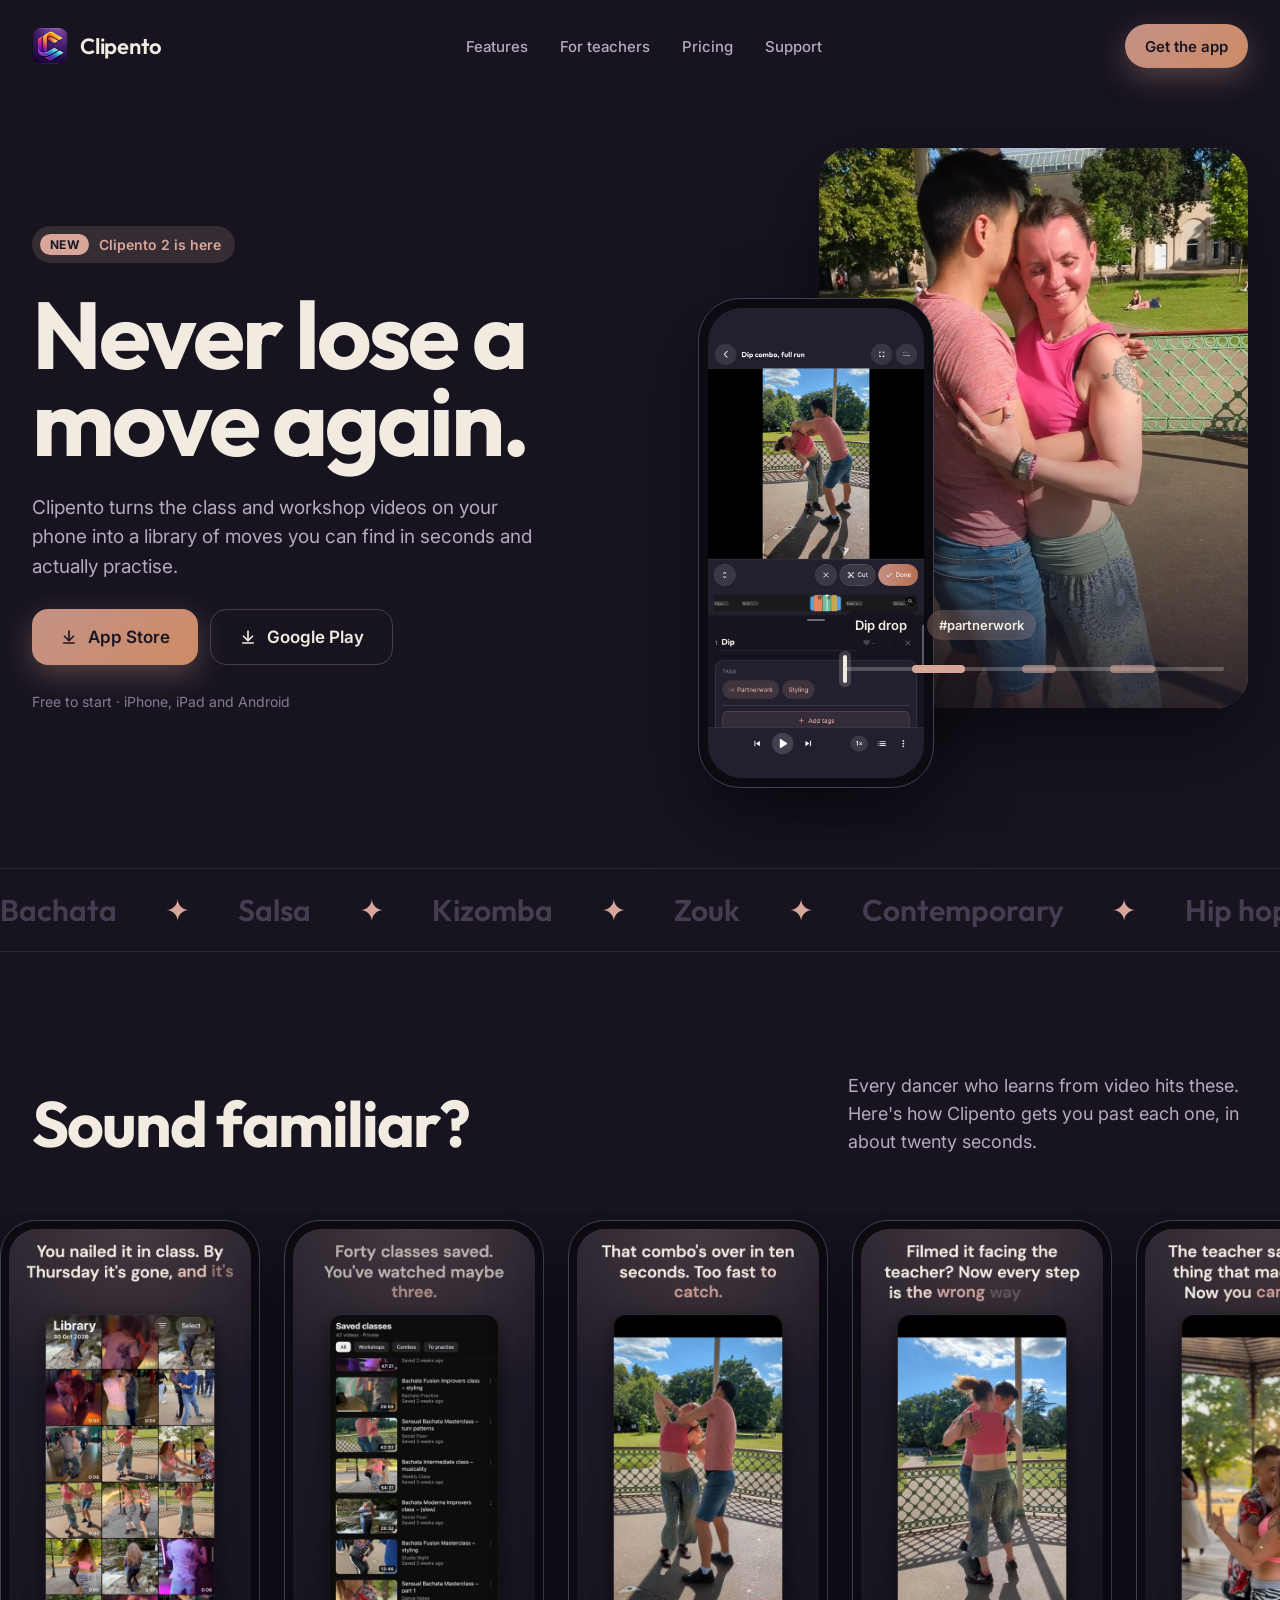
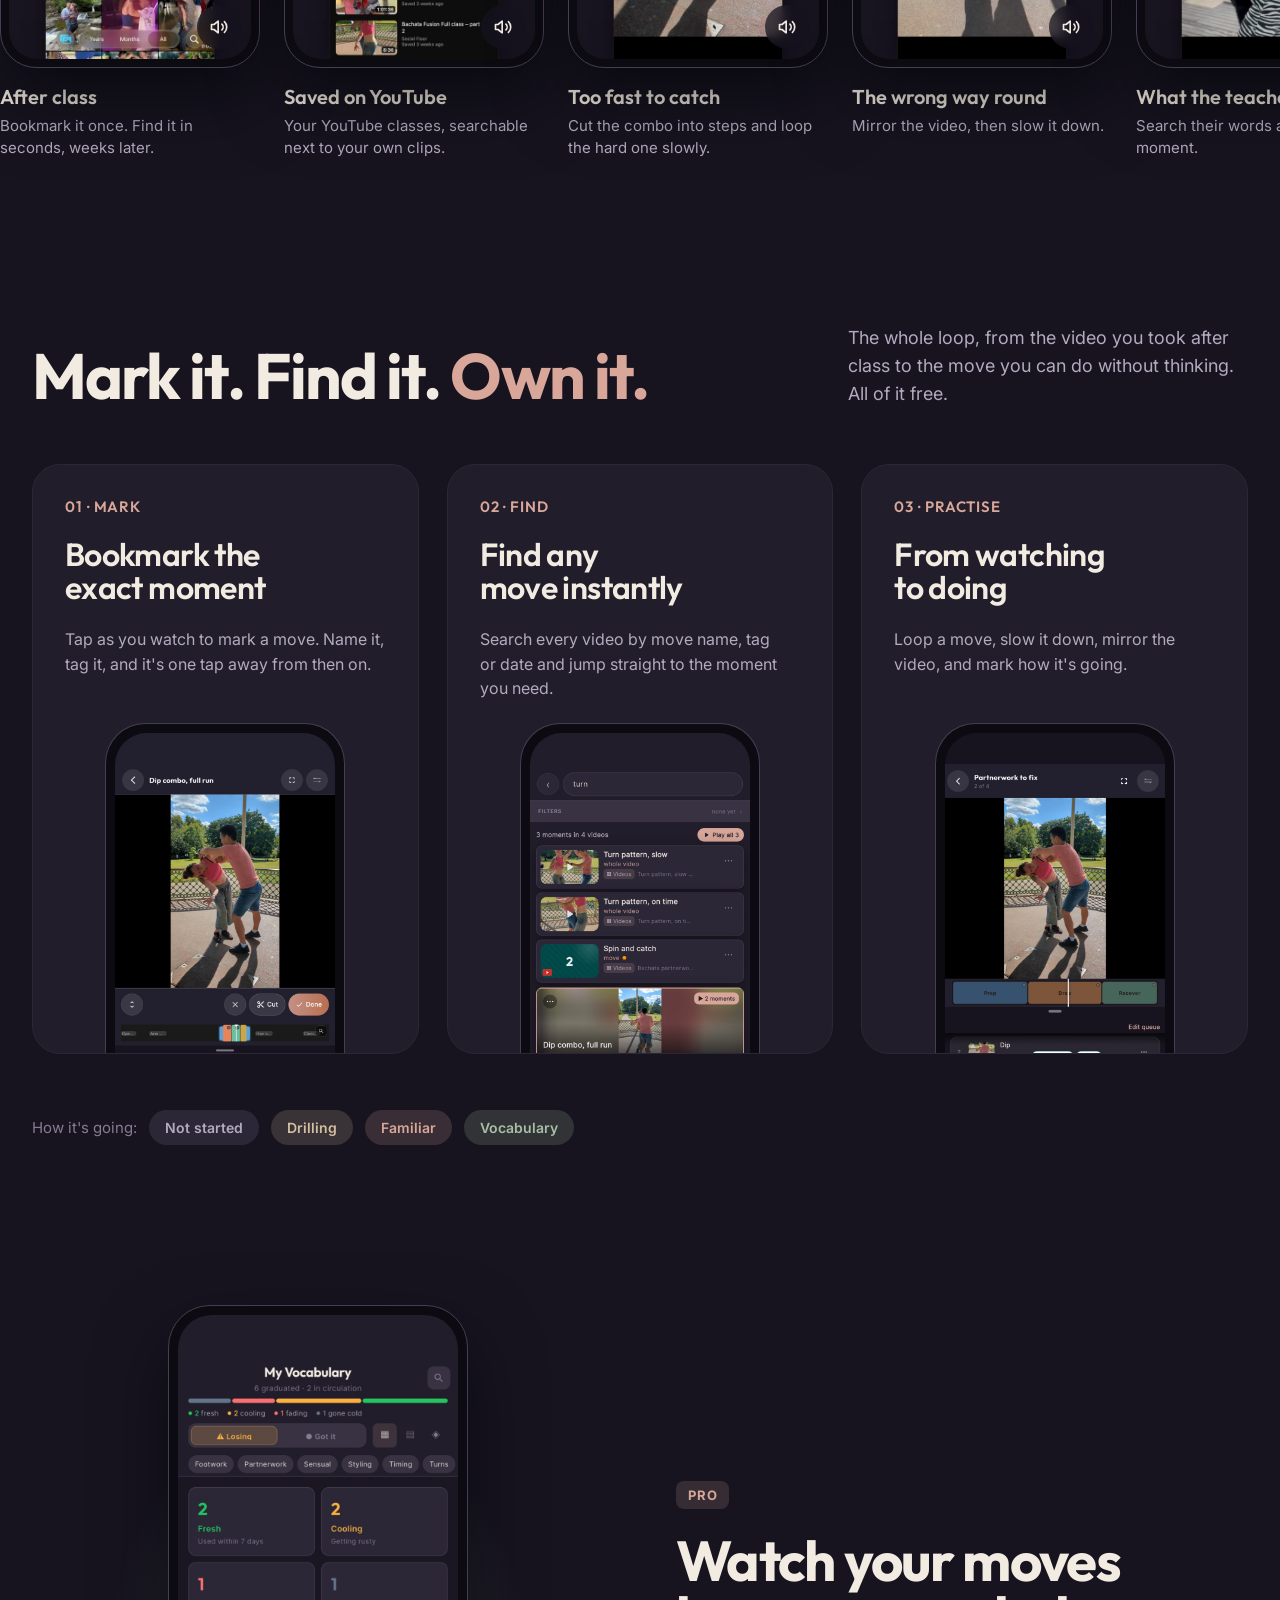
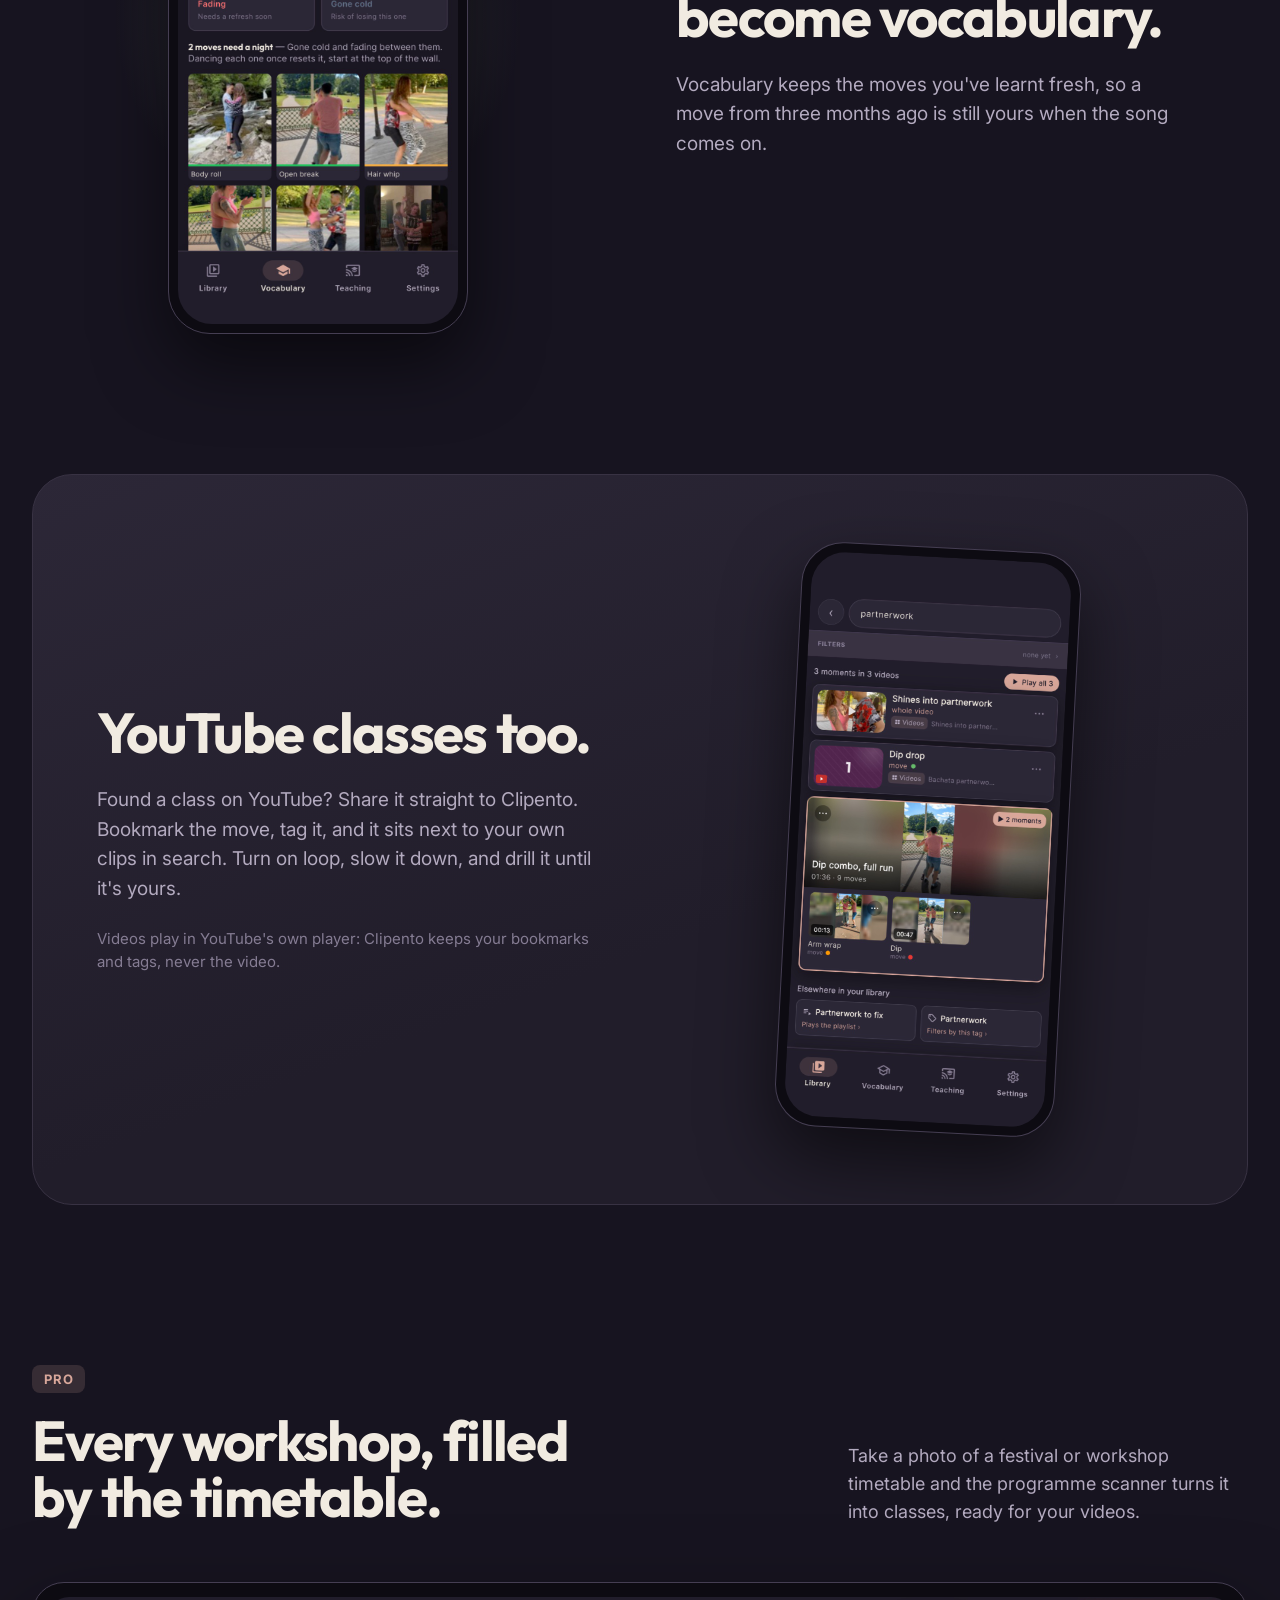
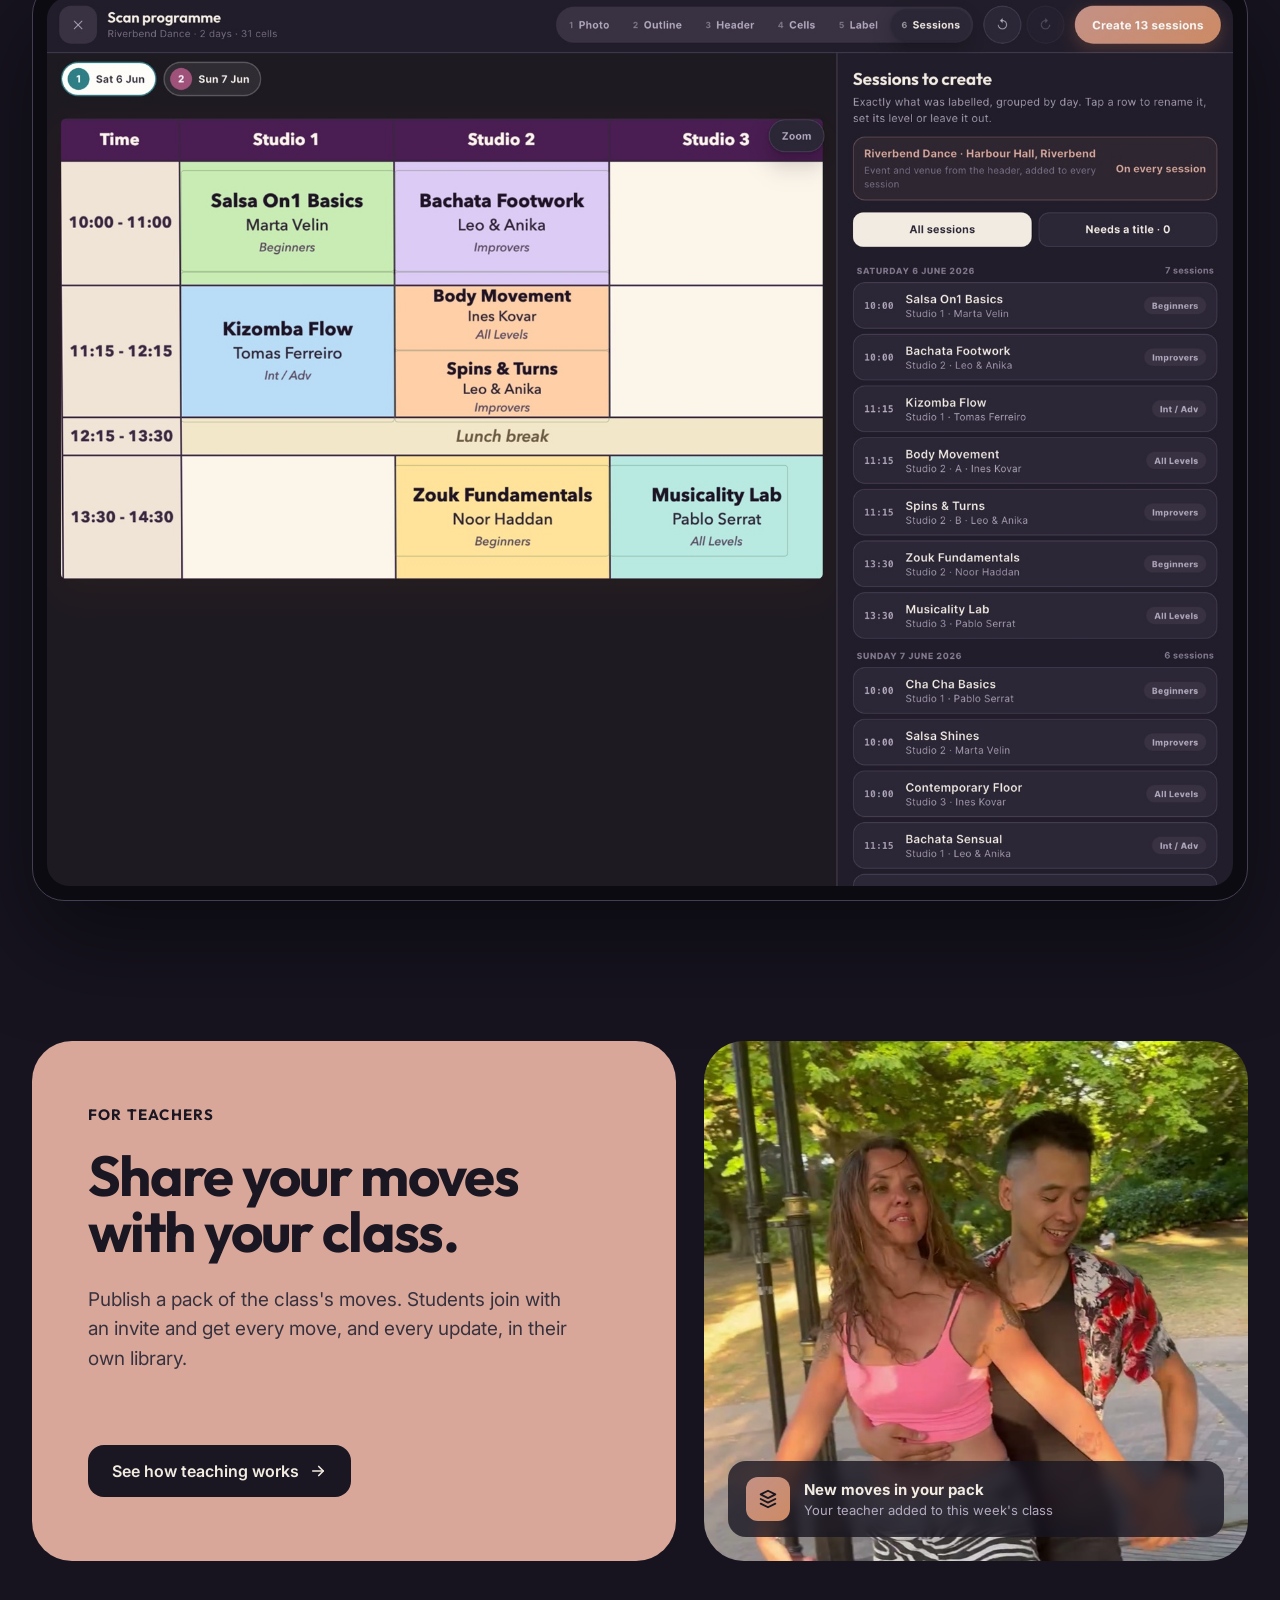
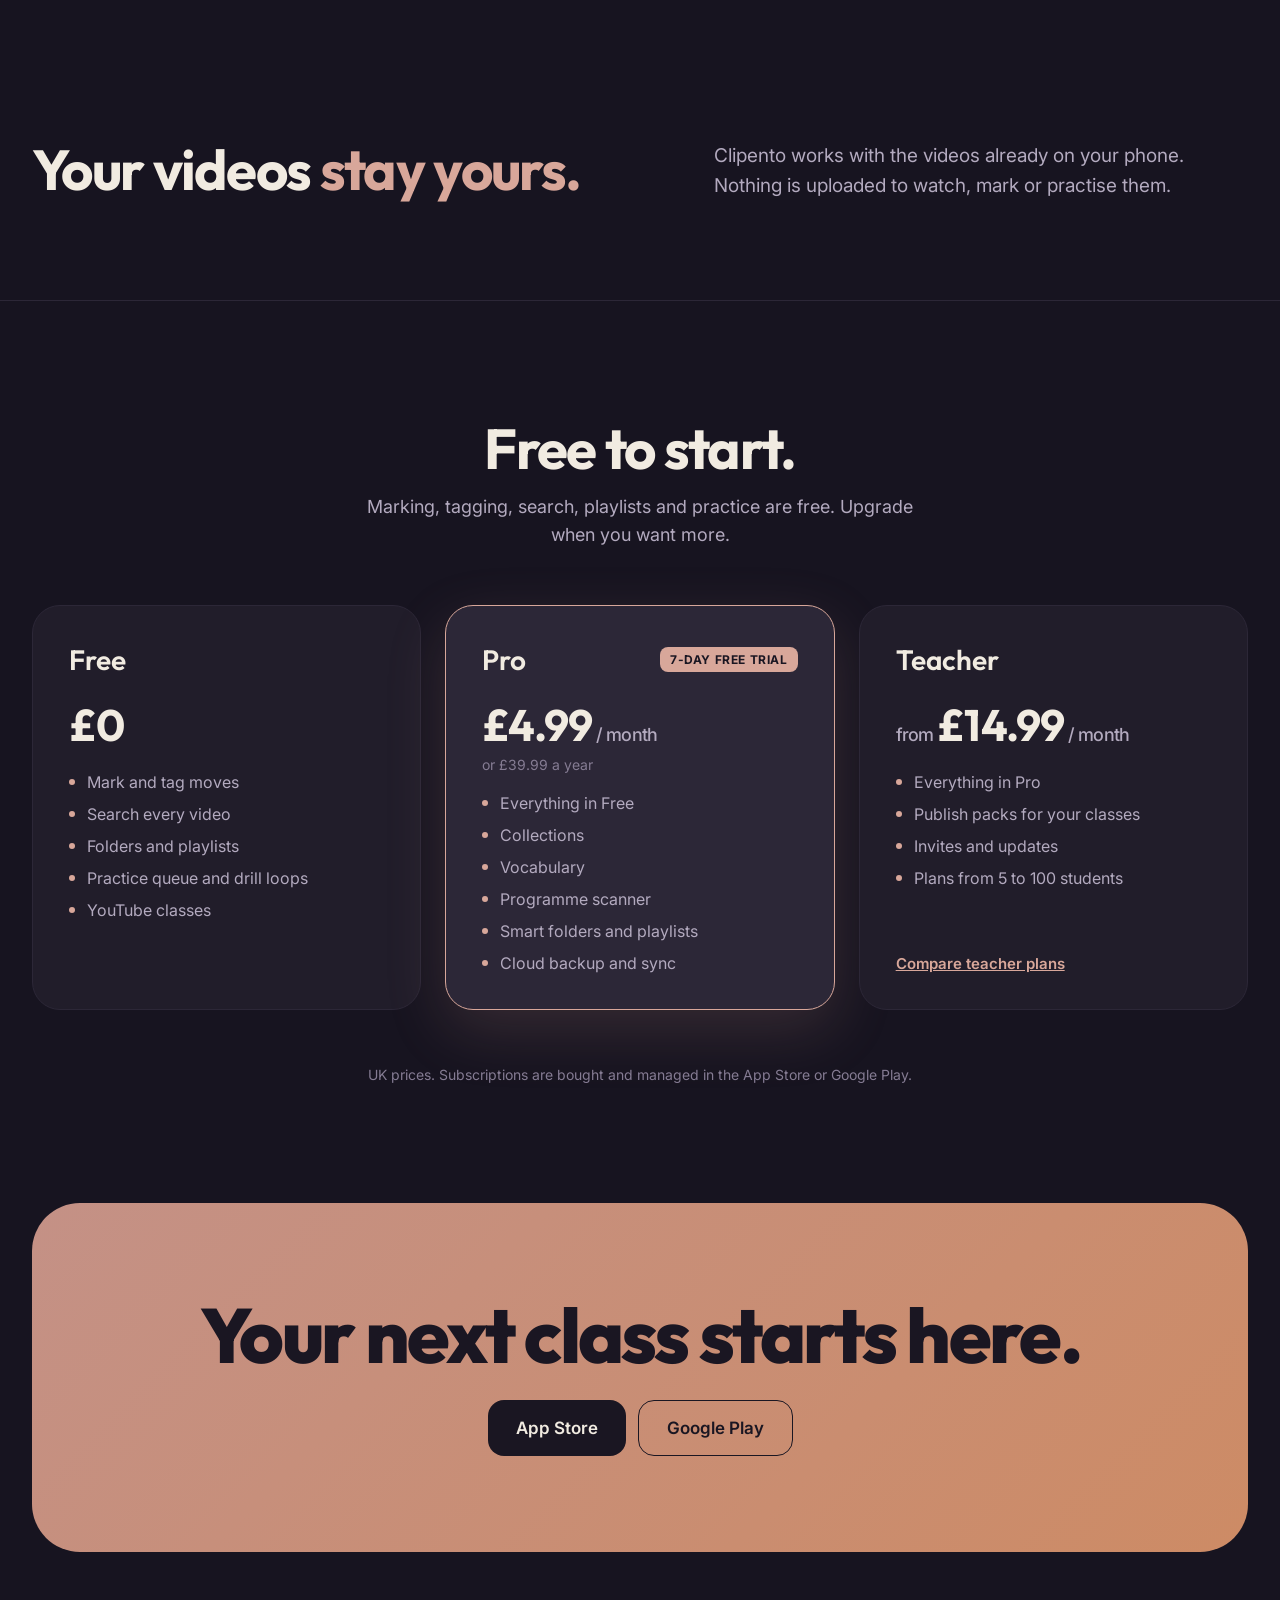
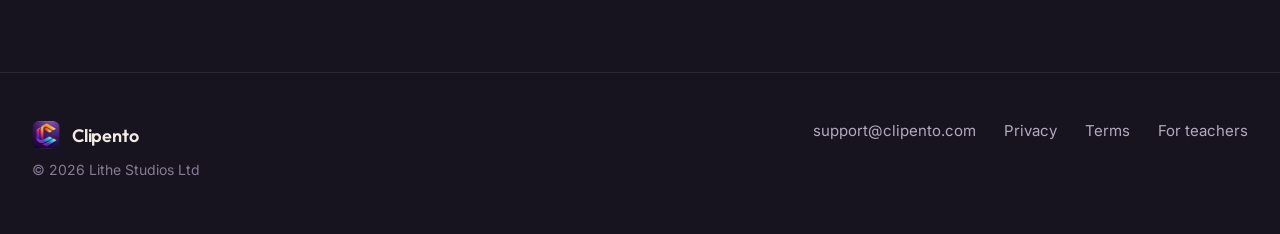
<file: index.html>
<!DOCTYPE html>
<html lang="en">
<head>
  <meta name="google-site-verification" content="Oj9gaBNKrY78zgcw0lTIysSrnZ11tict_sjWLkUXZAQ" />
  <meta charset="UTF-8" />
  <meta name="viewport" content="width=device-width, initial-scale=1.0" />
  <title>Clipento: never lose a move again</title>
  <meta name="description" content="Clipento turns the class and workshop videos on your phone into a library of moves you can find in seconds and actually practise. Free to start." />
  <meta name="theme-color" content="#171420" />
  <meta property="og:title" content="Clipento: never lose a move again" />
  <meta property="og:description" content="Mark, find and practise the moves in your dance class videos. Free to start." />
  <meta property="og:image" content="https://clipento.com/images/v2/photo_smile.jpg" />
  <meta property="og:url" content="https://clipento.com/" />
  <link rel="preconnect" href="https://fonts.googleapis.com" />
  <link rel="preconnect" href="https://fonts.gstatic.com" crossorigin />
  <link href="https://fonts.googleapis.com/css2?family=Outfit:wght@500;600;700;800&family=Inter:wght@400;500;600&display=swap" rel="stylesheet" />
  <link rel="stylesheet" href="/assets/site.css" />
  <link rel="icon" href="/images/v2/icon.png" type="image/png" />
  <script src="/assets/site.js" defer></script>
</head>
<body data-page="home">
<a class="skip" href="#main">Skip to content</a>

<header class="site-header">
  <a class="brand" href="/"><img src="/images/v2/icon.png" alt="" /><span>Clipento</span></a>
  <nav class="nav" aria-label="Main">
    <a href="#features">Features</a>
    <a href="/teachers/">For teachers</a>
    <a href="#pricing">Pricing</a>
    <a href="#support">Support</a>
  </nav>
  <a class="btn btn-primary btn-pill" href="#get">Get the app</a>
</header>

<main id="main">
  <section class="wrap hero" aria-labelledby="hero-title">
    <div class="hero-copy">
      <p class="badge-new"><b>NEW</b>Clipento 2 is here</p>
      <h1 id="hero-title" class="h-hero">Never lose a move again.</h1>
      <p class="lede" style="max-width: 540px">Clipento turns the class and workshop videos on your phone into a library of moves you can find in seconds and actually practise.</p>
      <div id="get" class="btn-row">
        <a class="btn btn-primary btn-lg" href="https://apps.apple.com/gb/app/clipento-dance-video-notes/id6736587051">
          <svg aria-hidden="true" width="18" height="18" viewBox="0 0 24 24" fill="none" stroke="currentColor" stroke-width="2.2" stroke-linecap="round" stroke-linejoin="round"><path d="M12 4v12"/><path d="M6 11l6 6 6-6"/><path d="M5 20h14"/></svg>
          App Store</a>
        <a class="btn btn-ghost btn-lg" href="https://play.google.com/store/apps/details?id=com.hng.markit">
          <svg aria-hidden="true" width="18" height="18" viewBox="0 0 24 24" fill="none" stroke="currentColor" stroke-width="2.2" stroke-linecap="round" stroke-linejoin="round"><path d="M12 4v12"/><path d="M6 11l6 6 6-6"/><path d="M5 20h14"/></svg>
          Google Play</a>
      </div>
      <p class="faint" style="font-size: 14px">Free to start · iPhone, iPad and Android</p>
    </div>
    <div class="hero-art">
      <div class="hero-photo">
        <img src="/images/v2/photo_smile.jpg" alt="Two dancers smiling in a close embrace at an outdoor bandstand" fetchpriority="high" />
        <div class="hero-overlay">
          <div class="hero-tags"><span>Dip drop</span><span>#partnerwork</span></div>
          <div class="timeline" aria-hidden="true">
            <i class="track"></i>
            <i style="left: 18%; width: 14%; background: var(--accent)"></i>
            <i style="left: 47%; width: 9%"></i>
            <i style="left: 70%; width: 12%"></i>
            <i class="head"></i>
          </div>
        </div>
      </div>
      <div class="phone hero-phone">
        <img src="/images/v2/phone_bookmark.jpg" alt="Clipento's bookmark editor with a move named Dip on the timeline" />
      </div>
    </div>
  </section>

  <div class="ticker" aria-hidden="true">
    <div class="ticker-row">
      <span>Bachata</span><span class="star">✦</span><span>Salsa</span><span class="star">✦</span><span>Kizomba</span><span class="star">✦</span><span>Zouk</span><span class="star">✦</span><span>Contemporary</span><span class="star">✦</span><span>Hip hop</span><span class="star">✦</span><span>Workshops</span><span class="star">✦</span><span>Festivals</span><span class="star">✦</span>
      <span>Bachata</span><span class="star">✦</span><span>Salsa</span><span class="star">✦</span><span>Kizomba</span><span class="star">✦</span><span>Zouk</span><span class="star">✦</span><span>Contemporary</span><span class="star">✦</span><span>Hip hop</span><span class="star">✦</span><span>Workshops</span><span class="star">✦</span><span>Festivals</span><span class="star">✦</span>
    </div>
  </div>

  <section class="section" style="padding-bottom: 20px" aria-labelledby="pain-title">
    <div class="wrap section-head" style="width: 100%">
      <h2 id="pain-title" class="h-xl">Sound familiar?</h2>
      <p>Every dancer who learns from video hits these. Here's how Clipento gets you past each one, in about twenty seconds.</p>
    </div>
    <div class="pain-scroll">
      <div class="pain-row">
        <figure class="pain">
          <div class="phone sound"><video data-loop muted loop playsinline preload="metadata" poster="/images/v2/poster_after_class.jpg" src="/video/pain_after_class.mp4" aria-label="After class: finding a move from weeks of class videos"></video><button class="sound-btn" type="button" aria-pressed="false" aria-label="Play with sound"><svg aria-hidden="true" width="20" height="20" viewBox="0 0 24 24" fill="none" stroke="currentColor" stroke-width="2" stroke-linecap="round" stroke-linejoin="round"><path d="M11 5L6 9H3v6h3l5 4z"/><path d="M15.5 8.5a5 5 0 010 7"/><path d="M18.5 5.5a9 9 0 010 13"/></svg></button></div>
          <figcaption><b>After class</b><span>Bookmark it once. Find it in seconds, weeks later.</span></figcaption>
        </figure>
        <figure class="pain">
          <div class="phone sound"><video data-loop muted loop playsinline preload="metadata" poster="/images/v2/poster_youtube.jpg" src="/video/pain_youtube.mp4" aria-label="Forty YouTube classes saved and no idea which has the turn"></video><button class="sound-btn" type="button" aria-pressed="false" aria-label="Play with sound"><svg aria-hidden="true" width="20" height="20" viewBox="0 0 24 24" fill="none" stroke="currentColor" stroke-width="2" stroke-linecap="round" stroke-linejoin="round"><path d="M11 5L6 9H3v6h3l5 4z"/><path d="M15.5 8.5a5 5 0 010 7"/><path d="M18.5 5.5a9 9 0 010 13"/></svg></button></div>
          <figcaption><b>Saved on YouTube</b><span>Your YouTube classes, searchable next to your own clips.</span></figcaption>
        </figure>
        <figure class="pain">
          <div class="phone sound"><video data-loop muted loop playsinline preload="metadata" poster="/images/v2/poster_break_it_down.jpg" src="/video/pain_break_it_down.mp4" aria-label="A fast combo broken into steps and looped slowly"></video><button class="sound-btn" type="button" aria-pressed="false" aria-label="Play with sound"><svg aria-hidden="true" width="20" height="20" viewBox="0 0 24 24" fill="none" stroke="currentColor" stroke-width="2" stroke-linecap="round" stroke-linejoin="round"><path d="M11 5L6 9H3v6h3l5 4z"/><path d="M15.5 8.5a5 5 0 010 7"/><path d="M18.5 5.5a9 9 0 010 13"/></svg></button></div>
          <figcaption><b>Too fast to catch</b><span>Cut the combo into steps and loop the hard one slowly.</span></figcaption>
        </figure>
        <figure class="pain">
          <div class="phone sound"><video data-loop muted loop playsinline preload="metadata" poster="/images/v2/poster_mirror.jpg" src="/video/pain_mirror.mp4" aria-label="A demo filmed facing the teacher, mirrored the right way round"></video><button class="sound-btn" type="button" aria-pressed="false" aria-label="Play with sound"><svg aria-hidden="true" width="20" height="20" viewBox="0 0 24 24" fill="none" stroke="currentColor" stroke-width="2" stroke-linecap="round" stroke-linejoin="round"><path d="M11 5L6 9H3v6h3l5 4z"/><path d="M15.5 8.5a5 5 0 010 7"/><path d="M18.5 5.5a9 9 0 010 13"/></svg></button></div>
          <figcaption><b>The wrong way round</b><span>Mirror the video, then slow it down.</span></figcaption>
        </figure>
        <figure class="pain">
          <div class="phone sound"><video data-loop muted loop playsinline preload="metadata" poster="/images/v2/poster_teacher_said.jpg" src="/video/pain_teacher_said.mp4" aria-label="Finding the moment the teacher explained the timing"></video><button class="sound-btn" type="button" aria-pressed="false" aria-label="Play with sound"><svg aria-hidden="true" width="20" height="20" viewBox="0 0 24 24" fill="none" stroke="currentColor" stroke-width="2" stroke-linecap="round" stroke-linejoin="round"><path d="M11 5L6 9H3v6h3l5 4z"/><path d="M15.5 8.5a5 5 0 010 7"/><path d="M18.5 5.5a9 9 0 010 13"/></svg></button></div>
          <figcaption><b>What the teacher said</b><span>Search their words and land on the moment.</span></figcaption>
        </figure>
        <figure class="pain">
          <div class="phone sound"><video data-loop muted loop playsinline preload="metadata" poster="/images/v2/poster_practice_night.jpg" src="/video/pain_practice_night.mp4" aria-label="Planning a practice night from half-remembered moves"></video><button class="sound-btn" type="button" aria-pressed="false" aria-label="Play with sound"><svg aria-hidden="true" width="20" height="20" viewBox="0 0 24 24" fill="none" stroke="currentColor" stroke-width="2" stroke-linecap="round" stroke-linejoin="round"><path d="M11 5L6 9H3v6h3l5 4z"/><path d="M15.5 8.5a5 5 0 010 7"/><path d="M18.5 5.5a9 9 0 010 13"/></svg></button></div>
          <figcaption><b>Practice night</b><span>Pick tonight's moves and run them back to back.</span></figcaption>
        </figure>
      </div>
    </div>
  </section>

  <section id="features" class="wrap section" aria-labelledby="loop-title">
    <div class="section-head">
      <h2 id="loop-title" class="h-xl" style="max-width: 760px">Mark it. Find it. <span class="accent">Own it.</span></h2>
      <p>The whole loop, from the video you took after class to the move you can do without thinking. All of it free.</p>
    </div>
    <div class="cards">
      <article class="card loop">
        <span class="eyebrow">01 · MARK</span>
        <h3>Bookmark the exact moment</h3>
        <p>Tap as you watch to mark a move. Name it, tag it, and it's one tap away from then on.</p>
        <div class="peek"><img src="/images/v2/phone_bookmark.jpg" alt="Marking a move on the timeline" loading="lazy" /></div>
      </article>
      <article class="card loop">
        <span class="eyebrow">02 · FIND</span>
        <h3>Find any move instantly</h3>
        <p>Search every video by move name, tag or date and jump straight to the moment you need.</p>
        <div class="peek"><img src="/images/v2/phone_search.jpg" alt="Search results for a move across videos" loading="lazy" /></div>
      </article>
      <article class="card loop">
        <span class="eyebrow">03 · PRACTISE</span>
        <h3>From watching to doing</h3>
        <p>Loop a move, slow it down, mirror the video, and mark how it's going.</p>
        <div class="peek"><img src="/images/v2/phone_practice.jpg" alt="Practice queue with a move looping" loading="lazy" /></div>
      </article>
    </div>
    <div class="bands">
      <span class="faint" style="padding: 0; font-weight: 400; font-size: 15px">How it's going:</span>
      <span style="background: var(--surface); color: var(--text2)">Not started</span>
      <span style="background: rgba(212,191,160,.18); color: var(--gold)">Drilling</span>
      <span style="background: rgba(216,167,154,.18); color: var(--accent)">Familiar</span>
      <span style="background: rgba(168,191,163,.18); color: var(--ok)">Vocabulary</span>
    </div>
  </section>

  <section class="wrap split" aria-labelledby="vocab-title">
    <div class="glow"><div class="phone"><img src="/images/v2/phone_vocabulary.jpg" alt="The Vocabulary wall of moves you own" loading="lazy" /></div></div>
    <div class="stack">
      <span class="chip-pro">PRO</span>
      <h2 id="vocab-title" class="h-lg">Watch your moves become vocabulary.</h2>
      <p class="lede" style="max-width: 520px">Vocabulary keeps the moves you've learnt fresh, so a move from three months ago is still yours when the song comes on.</p>
    </div>
  </section>

  <section class="wrap" style="padding-top: 40px; padding-bottom: 40px" aria-labelledby="yt-title">
    <div class="band">
      <div class="stack">
        <h2 id="yt-title" class="h-lg">YouTube classes too.</h2>
        <p class="lede" style="max-width: 520px">Found a class on YouTube? Share it straight to Clipento. Bookmark the move, tag it, and it sits next to your own clips in search. Turn on loop, slow it down, and drill it until it's yours.</p>
        <p class="faint" style="max-width: 520px; font-size: 15px; line-height: 1.55">Videos play in YouTube's own player: Clipento keeps your bookmarks and tags, never the video.</p>
      </div>
      <div style="display: flex; justify-content: center"><div class="phone tilt" style="width: 280px"><img src="/images/v2/phone_youtube.jpg" alt="Search showing a YouTube class next to your own clips" loading="lazy" /></div></div>
    </div>
  </section>

  <section class="wrap section" aria-labelledby="prog-title">
    <div class="section-head">
      <div class="stack" style="gap: 20px; max-width: 720px">
        <span class="chip-pro">PRO</span>
        <h2 id="prog-title" class="h-lg">Every workshop, filled by the timetable.</h2>
      </div>
      <p>Take a photo of a festival or workshop timetable and the programme scanner turns it into classes, ready for your videos.</p>
    </div>
    <div class="tablet"><img src="/images/v2/ipad_programme.jpg" alt="A festival programme turned into classes on iPad" loading="lazy" /></div>
  </section>

  <section class="wrap" style="padding-top: 80px; padding-bottom: 80px" aria-labelledby="teach-title">
    <div class="teach">
      <div class="clay">
        <span class="eyebrow">FOR TEACHERS</span>
        <h2 id="teach-title" class="h-lg">Share your moves with your class.</h2>
        <p>Publish a pack of the class's moves. Students join with an invite and get every move, and every update, in their own library.</p>
        <a class="btn btn-ink" href="/teachers/">See how teaching works
          <svg aria-hidden="true" width="18" height="18" viewBox="0 0 24 24" fill="none" stroke="currentColor" stroke-width="2.2" stroke-linecap="round" stroke-linejoin="round"><path d="M5 12h14"/><path d="M13 6l6 6-6 6"/></svg></a>
      </div>
      <div class="photo-card">
        <img src="/images/v2/photo_hold.jpg" alt="Two dancers smiling in a hold under the trees" loading="lazy" />
        <div class="toast">
          <div class="ic"><svg aria-hidden="true" width="22" height="22" viewBox="0 0 24 24" fill="none" stroke="currentColor" stroke-width="2" stroke-linecap="round" stroke-linejoin="round"><path d="M4 7l8-4 8 4-8 4-8-4z"/><path d="M4 12l8 4 8-4"/><path d="M4 17l8 4 8-4"/></svg></div>
          <div><b>New moves in your pack</b><span>Your teacher added to this week's class</span></div>
        </div>
      </div>
    </div>
  </section>

  <section class="wrap split" style="border-bottom: 1px solid var(--surface); justify-content: space-between; gap: 48px" aria-labelledby="yours-title">
    <h2 id="yours-title" class="h-lg" style="flex: 1 1 480px">Your videos <span class="accent">stay yours.</span></h2>
    <p class="lede" style="flex: 1 1 380px">Clipento works with the videos already on your phone. Nothing is uploaded to watch, mark or practise them.</p>
  </section>

  <section class="wrap walk" data-walkthrough aria-labelledby="walk-title">
    <div class="stack" style="gap: 20px">
      <h2 id="walk-title" class="h-lg" style="font-size: clamp(36px, 4vw, 56px)">The full walkthrough</h2>
      <p class="lede" style="font-size: 18px">Nine minutes, twelve real situations. Jump to the one you're in.</p>
      <a class="btn btn-ghost" style="align-self: flex-start" data-t="0" href="#">
        <svg aria-hidden="true" width="16" height="16" viewBox="0 0 24 24" fill="currentColor"><path d="M7 4.5v15l13-7.5z"/></svg>
        Watch from the start · 9:27</a>
    </div>
    <ol class="chapters">
      <li><a data-t="0" href="#"><span>Keep every move</span><time>0:00</time></a></li>
      <li><a data-t="60" href="#"><span>Learn a move from a YouTube class</span><time>1:00</time></a></li>
      <li><a data-t="113" href="#"><span>Plan your practice night</span><time>1:53</time></a></li>
      <li><a data-t="169" href="#"><span>Crack a fast combo</span><time>2:49</time></a></li>
      <li><a data-t="211" href="#"><span>Find what the teacher said</span><time>3:31</time></a></li>
      <li><a data-t="250" href="#"><span>Practise with your partner</span><time>4:10</time></a></li>
      <li><a data-t="294" href="#"><span>Keep your moves from slipping</span><time>4:54</time></a></li>
      <li><a data-t="332" href="#"><span>Your term, class by class</span><time>5:32</time></a></li>
      <li><a data-t="386" href="#"><span>After a festival weekend</span><time>6:26</time></a></li>
      <li><a data-t="441" href="#"><span>Give your class its moves</span><time>7:21</time></a></li>
      <li><a data-t="484" href="#"><span>Got a link from your teacher?</span><time>8:04</time></a></li>
      <li><a data-t="521" href="#"><span>Next week's moves</span><time>8:41</time></a></li>
    </ol>
  </section>

  <section id="pricing" class="wrap section" style="padding-bottom: 120px" aria-labelledby="price-title">
    <div class="stack" style="gap: 16px; align-items: center; text-align: center">
      <h2 id="price-title" class="h-lg">Free to start.</h2>
      <p class="lede" style="max-width: 560px; font-size: 18px">Marking, tagging, search, playlists and practice are free. Upgrade when you want more.</p>
    </div>
    <div class="prices">
      <article class="price">
        <h3>Free</h3>
        <p class="amount">£0</p>
        <ul><li>Mark and tag moves</li><li>Search every video</li><li>Folders and playlists</li><li>Practice queue and drill loops</li><li>YouTube classes</li></ul>
      </article>
      <article class="price featured">
        <div class="price-top"><h3>Pro</h3><span class="trial">7-DAY FREE TRIAL</span></div>
        <div><p class="amount">£4.99<small> / month</small></p><p class="faint" style="font-size: 14px; margin-top: 4px">or £39.99 a year</p></div>
        <ul><li>Everything in Free</li><li>Collections</li><li>Vocabulary</li><li>Programme scanner</li><li>Smart folders and playlists</li><li>Cloud backup and sync</li></ul>
      </article>
      <article class="price">
        <h3>Teacher</h3>
        <p class="amount"><small>from </small>£14.99<small> / month</small></p>
        <ul><li>Everything in Pro</li><li>Publish packs for your classes</li><li>Invites and updates</li><li>Plans from 5 to 100 students</li></ul>
        <a href="/teachers/#plans" style="margin-top: auto; font-weight: 600; font-size: 15px">Compare teacher plans</a>
      </article>
    </div>
    <p class="faint" style="font-size: 14px; text-align: center">UK prices. Subscriptions are bought and managed in the App Store or Google Play.</p>
  </section>

  <section class="wrap" style="padding-bottom: 120px" aria-labelledby="cta-title">
    <div class="cta">
      <h2 id="cta-title" class="h-cta">Your next class starts here.</h2>
      <div class="btn-row" style="justify-content: center">
        <a class="btn btn-ink btn-lg" href="https://apps.apple.com/gb/app/clipento-dance-video-notes/id6736587051">App Store</a>
        <a class="btn btn-ink-ghost btn-lg" href="https://play.google.com/store/apps/details?id=com.hng.markit">Google Play</a>
      </div>
    </div>
  </section>
</main>

<footer id="support" class="site-footer">
  <div class="wrap">
    <div class="stack" style="gap: 12px">
      <a class="brand" href="/" style="min-height: 0"><img src="/images/v2/icon.png" alt="" style="width: 28px; height: 28px; border-radius: 7px" /><span style="font-size: 18px">Clipento</span></a>
      <span class="faint" style="font-size: 14px">© 2026 Lithe Studios Ltd</span>
    </div>
    <nav class="foot-nav" aria-label="Footer">
      <a href="mailto:support@clipento.com">support@clipento.com</a>
      <a href="/legal/#privacy">Privacy</a>
      <a href="/legal/#terms">Terms</a>
      <a href="/teachers/">For teachers</a>
    </nav>
  </div>
</footer>
</body>
</html>
</file>
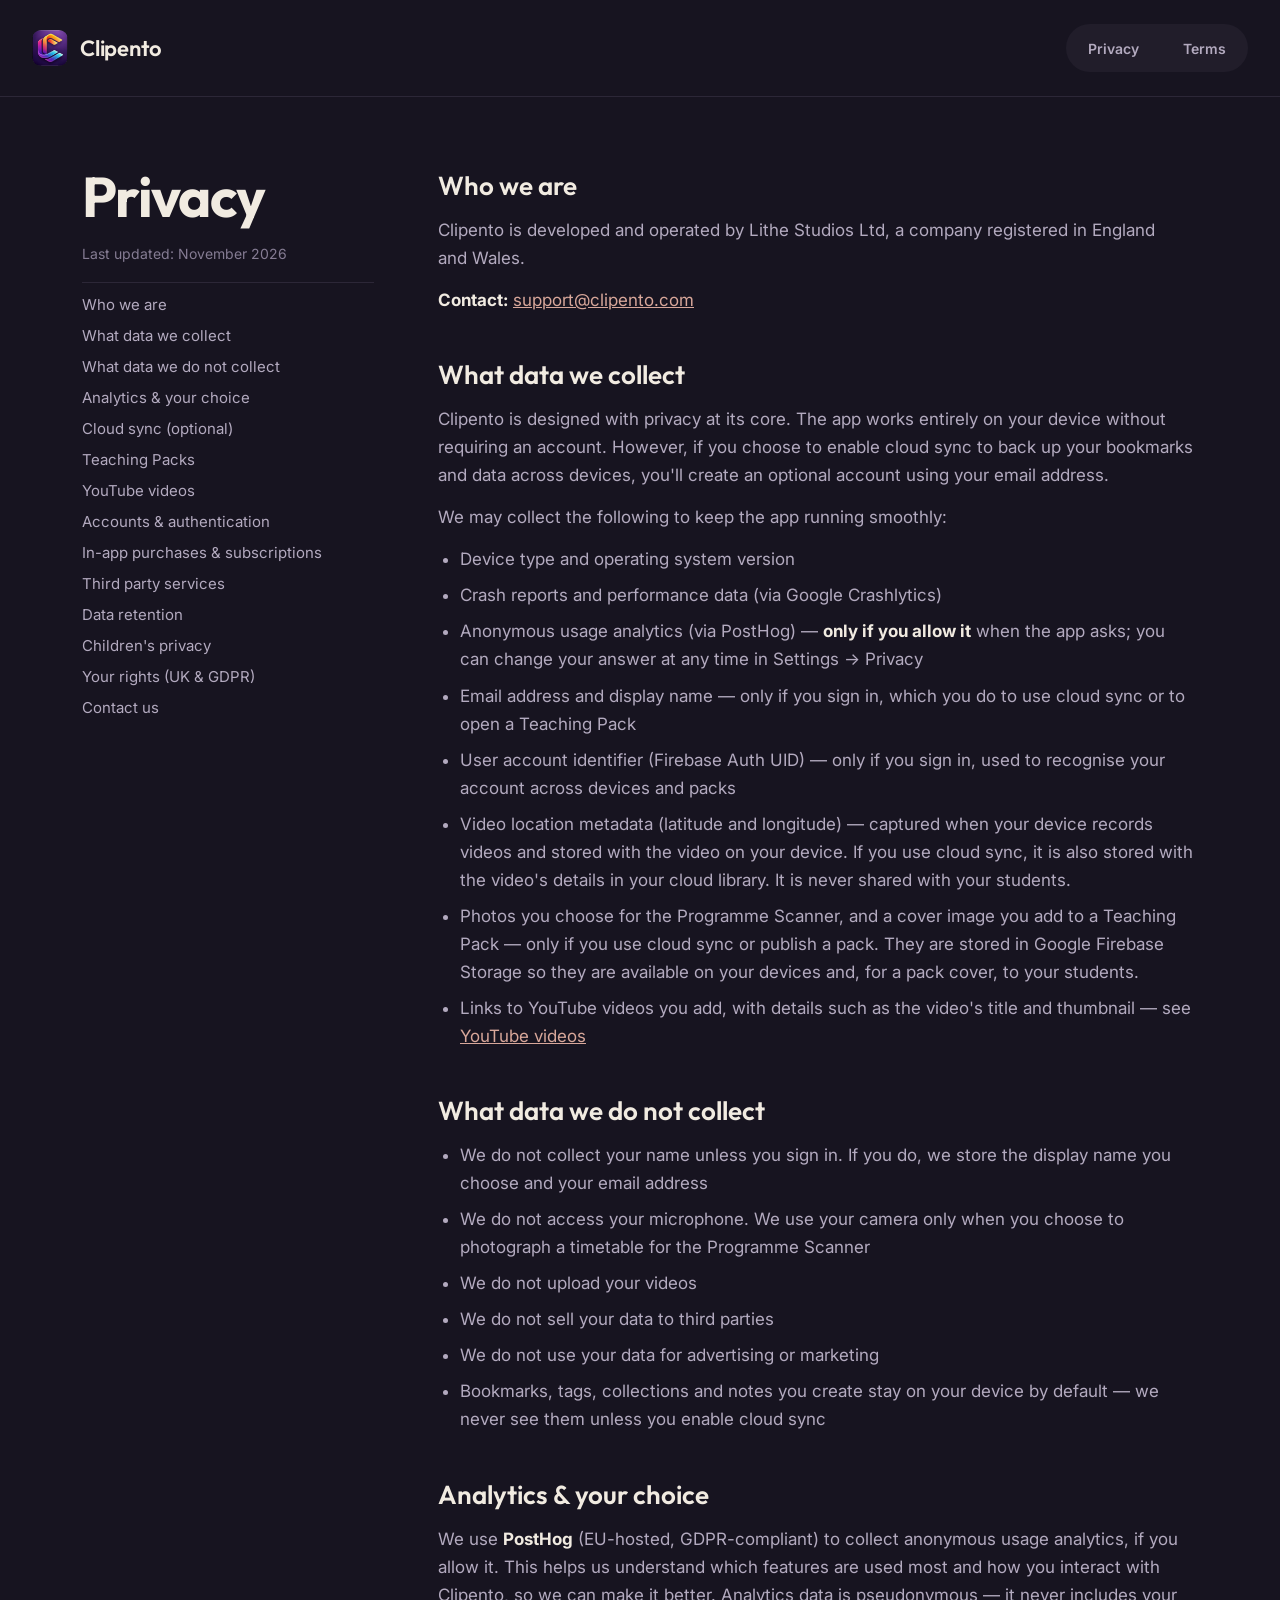
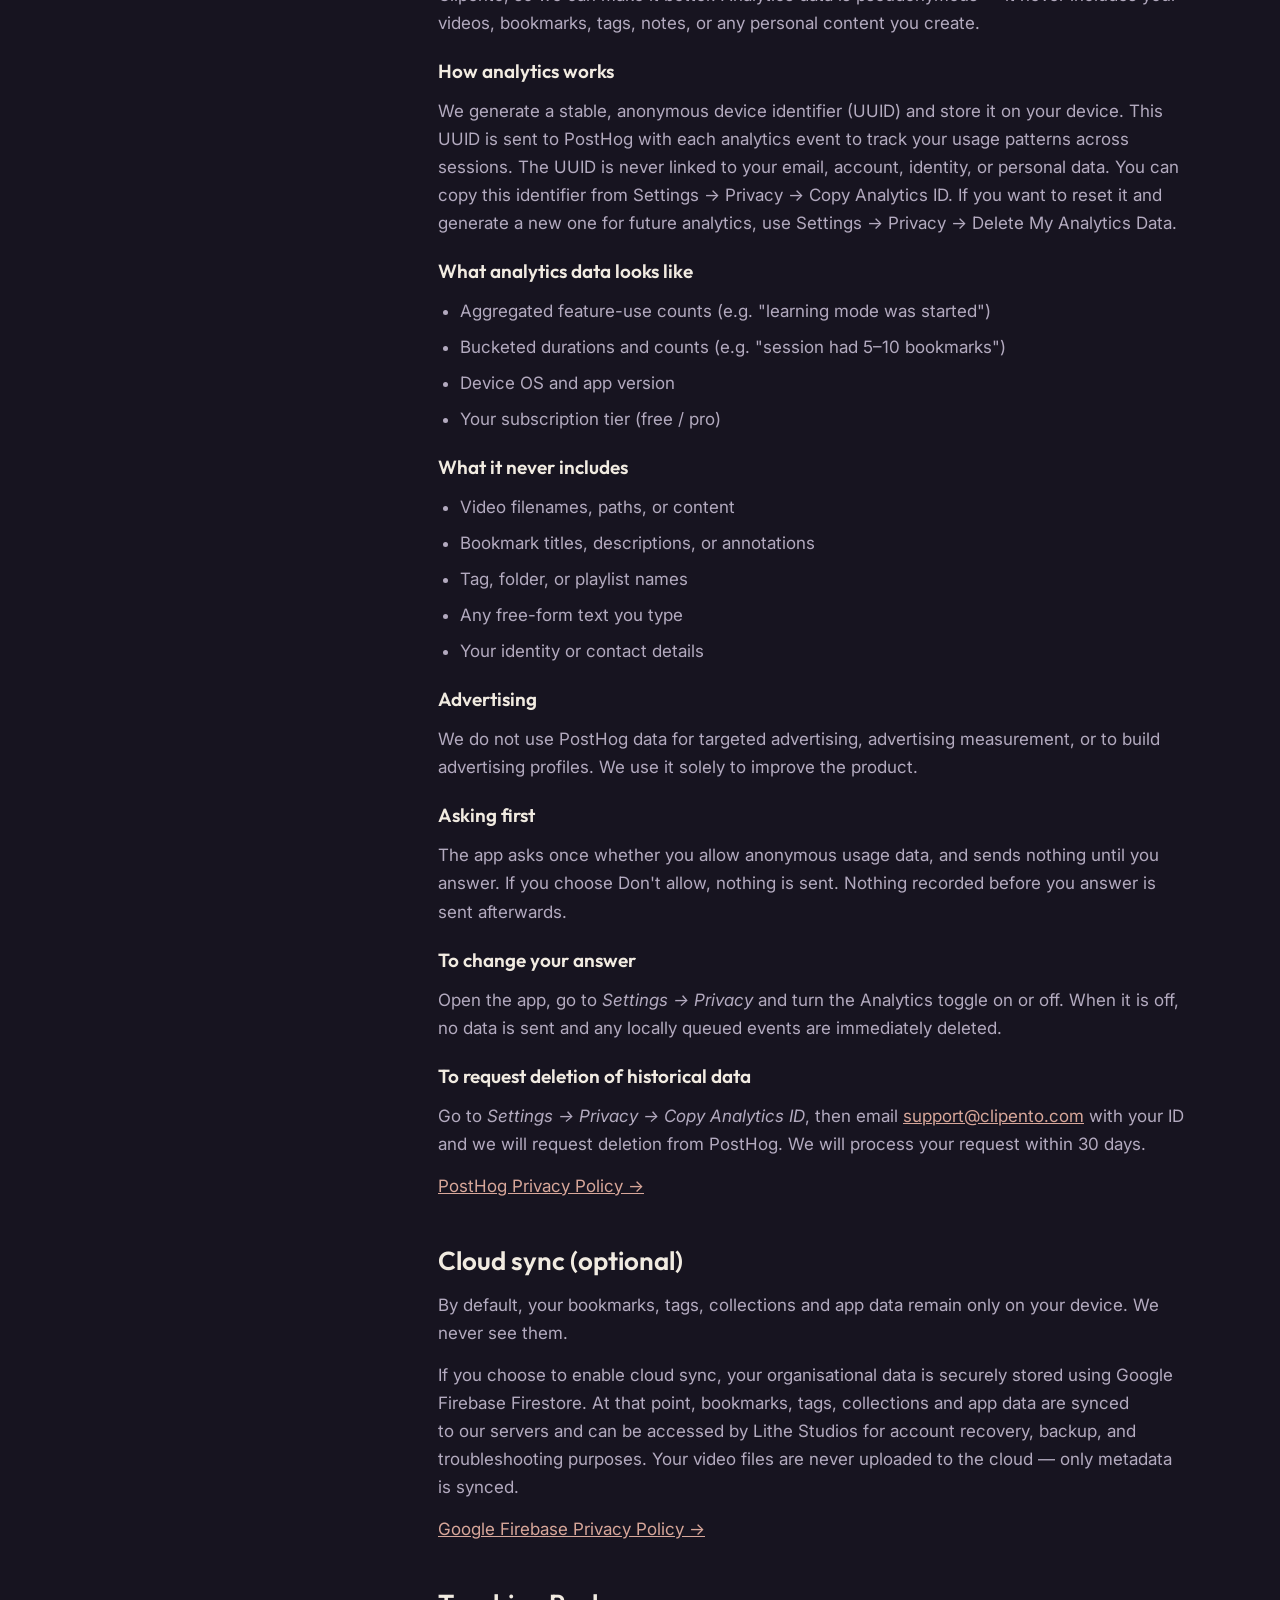
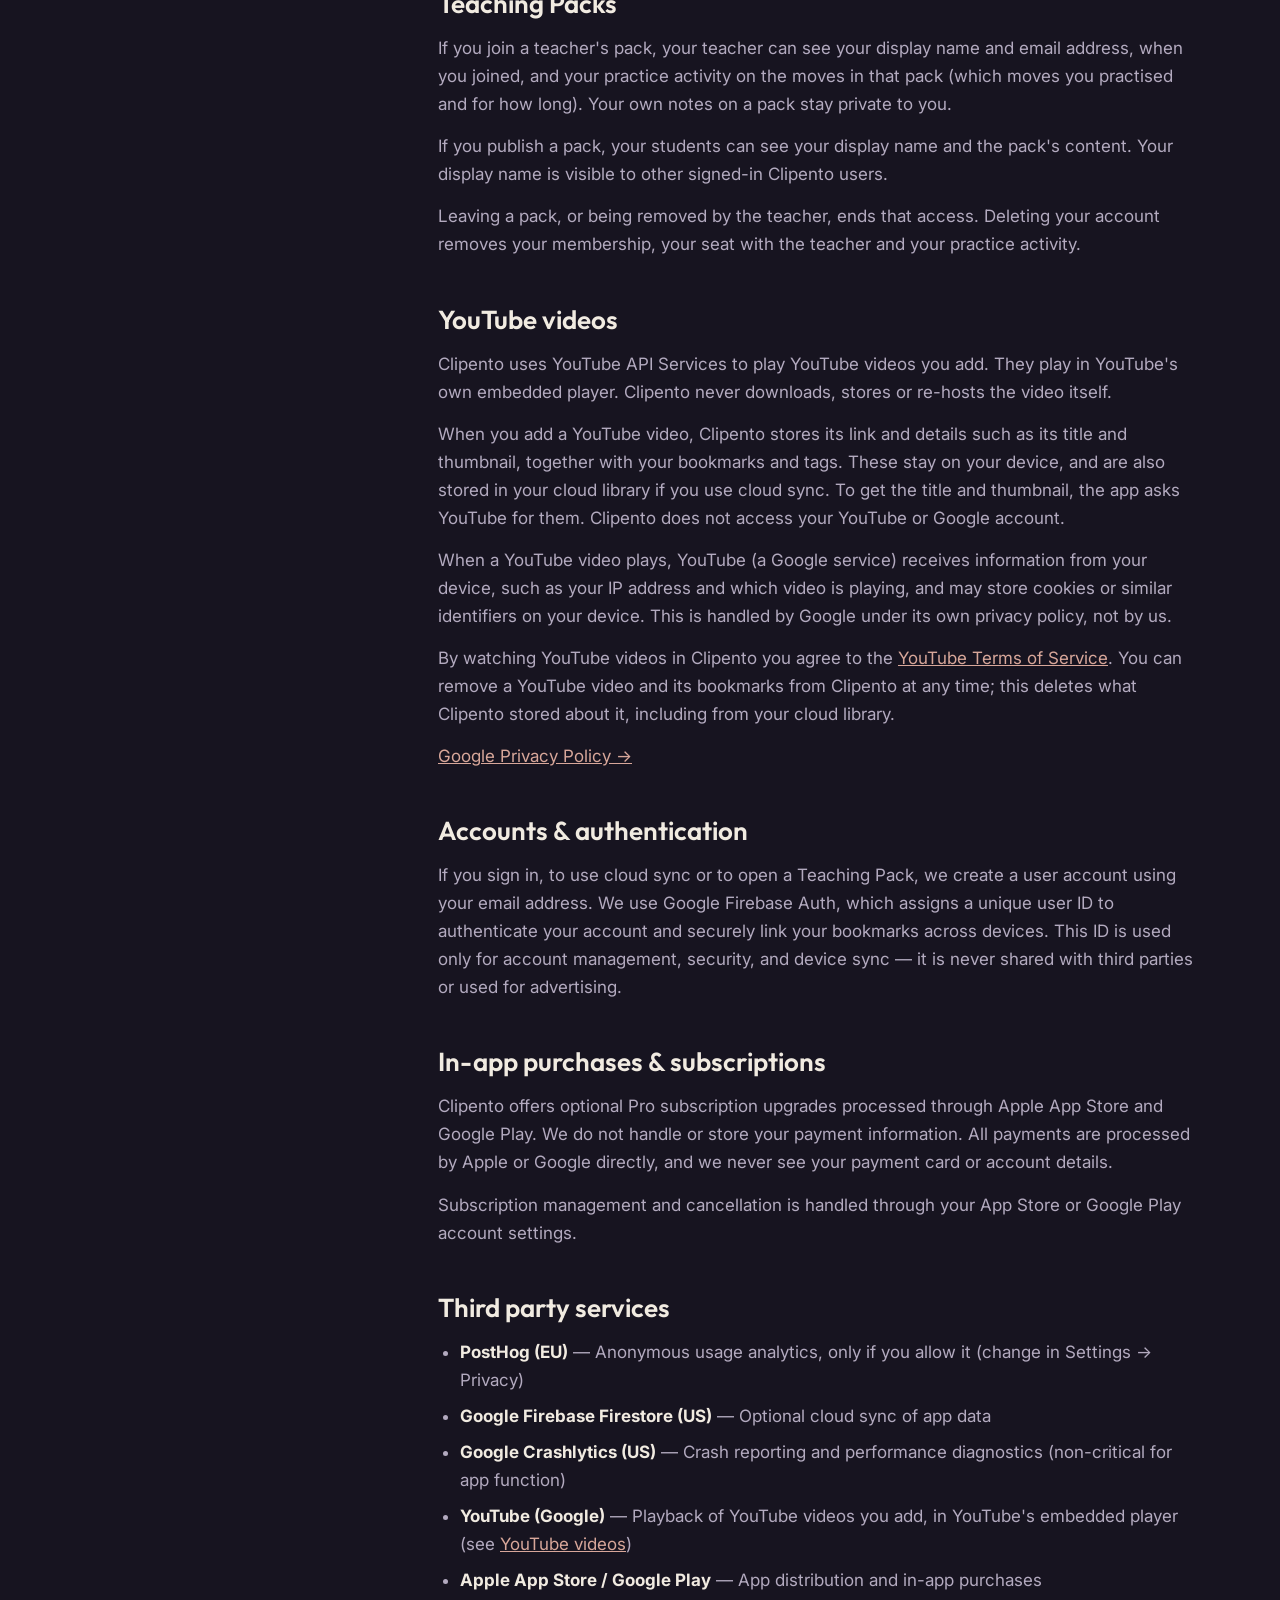
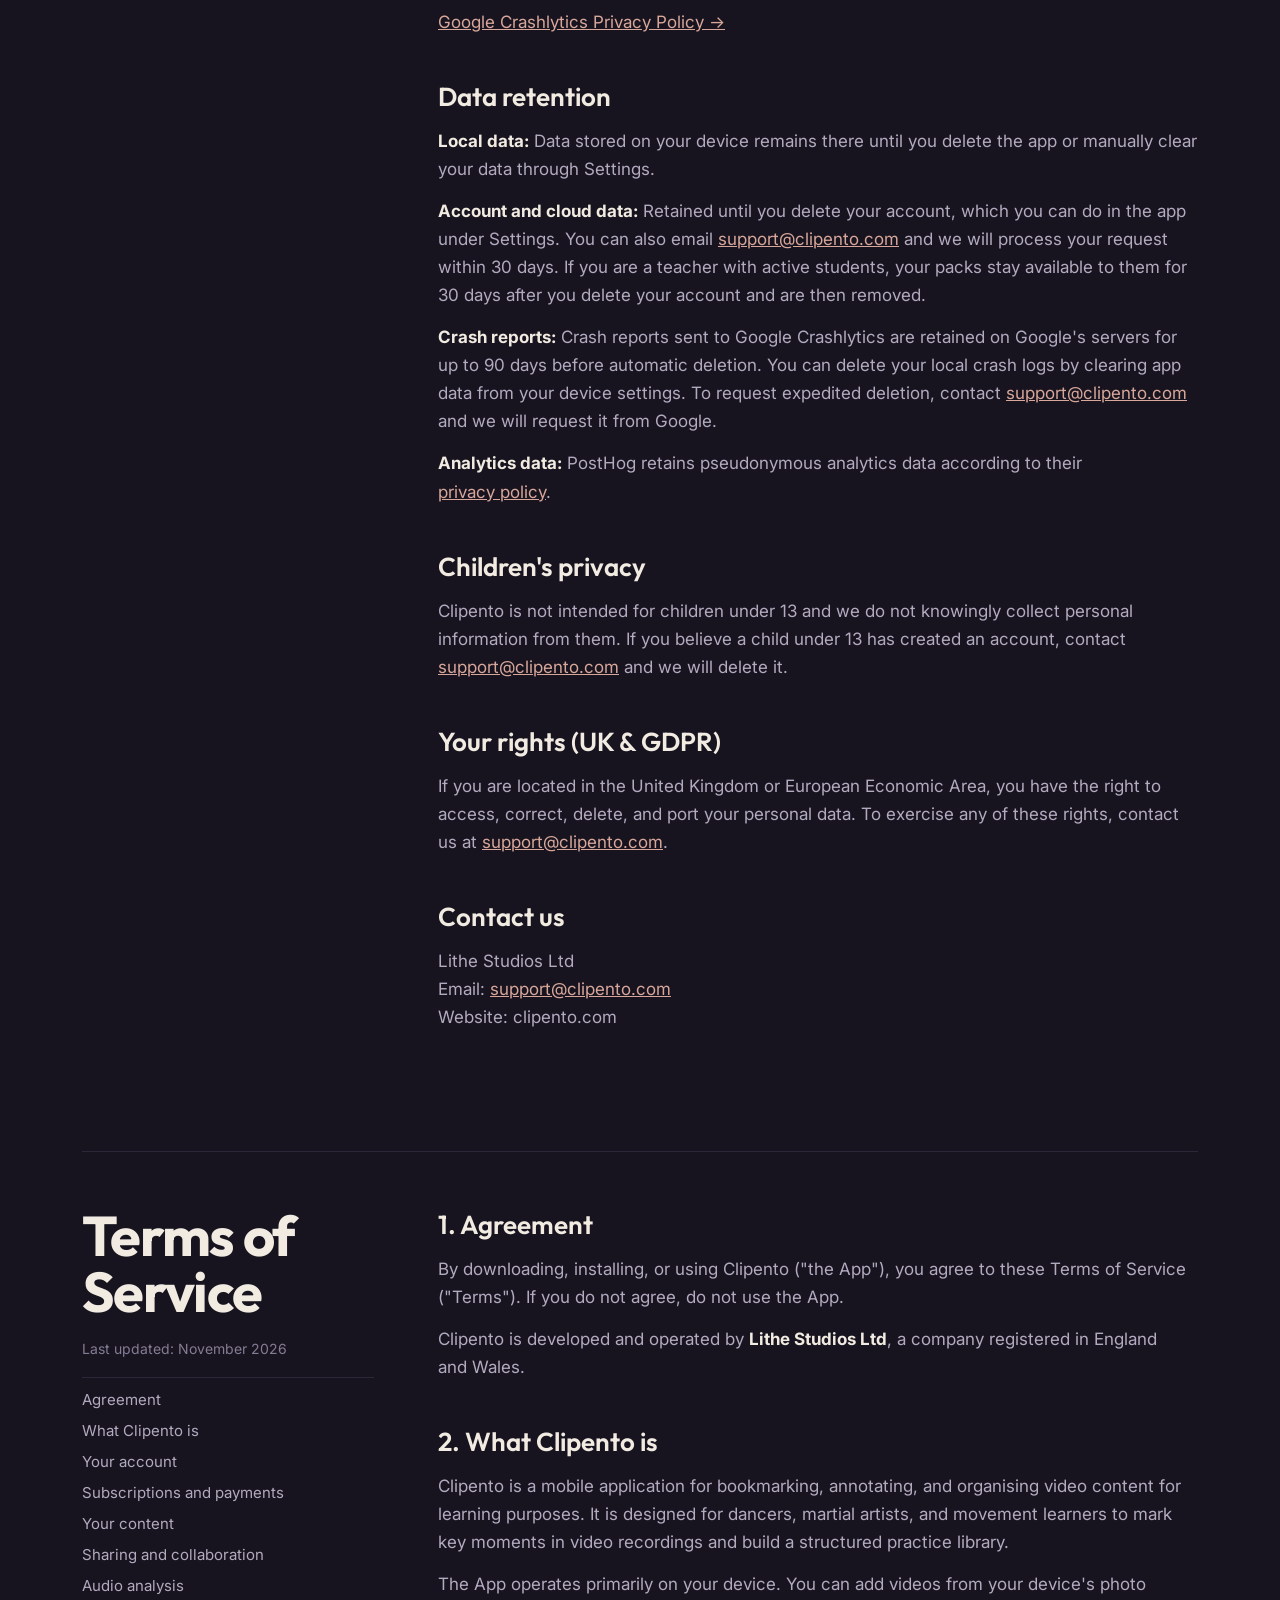
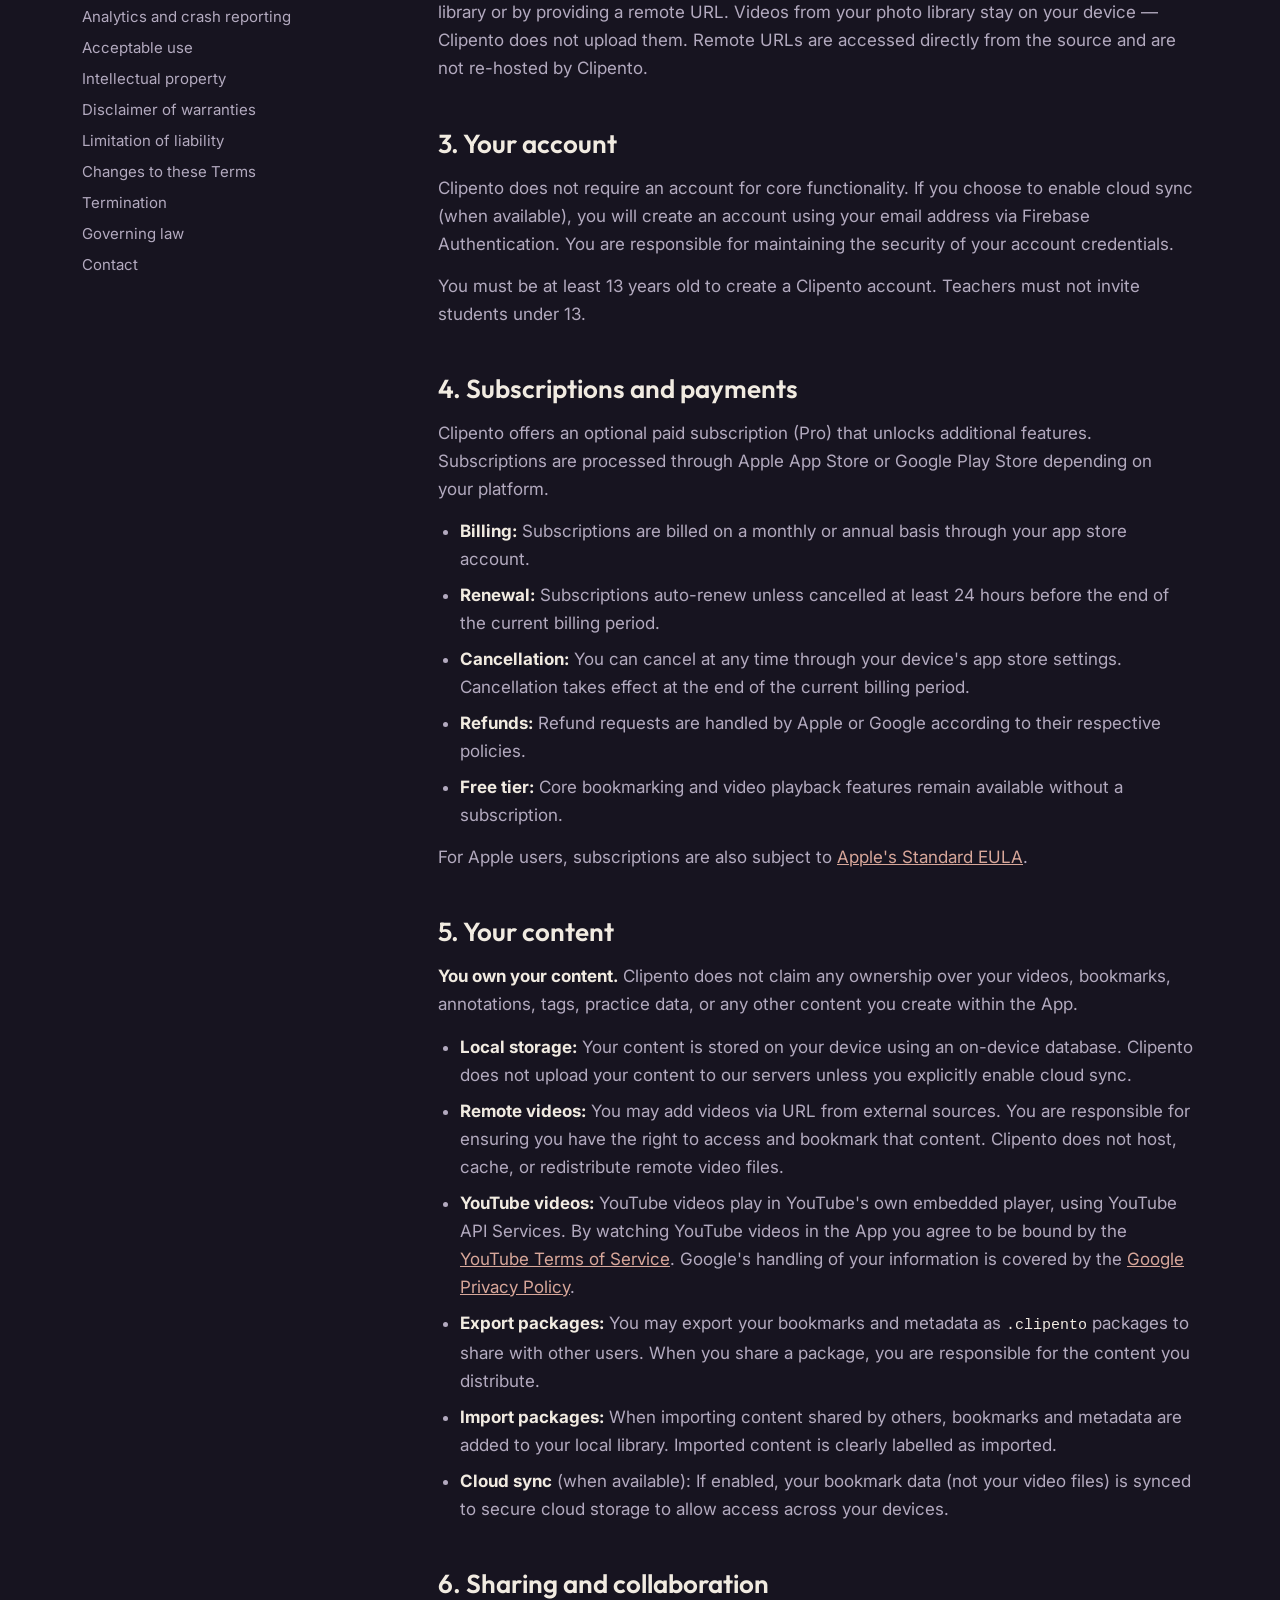
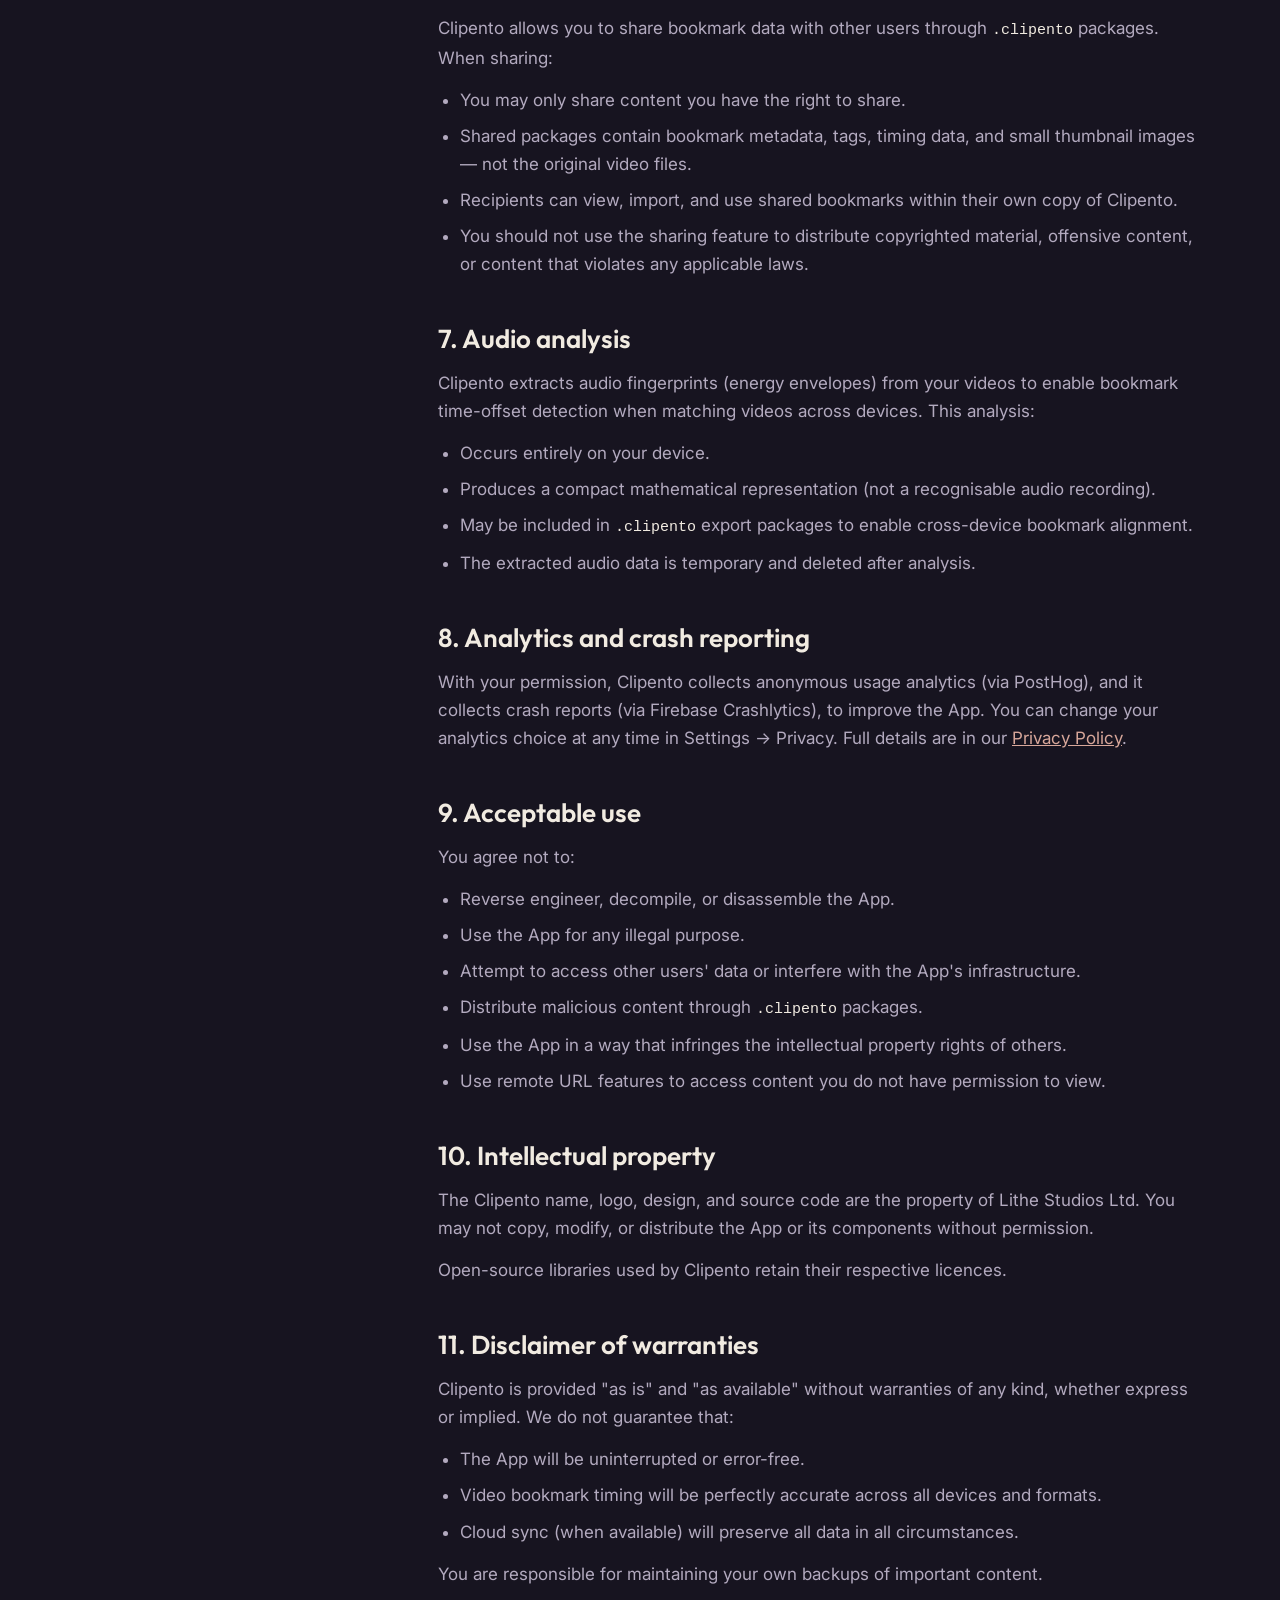
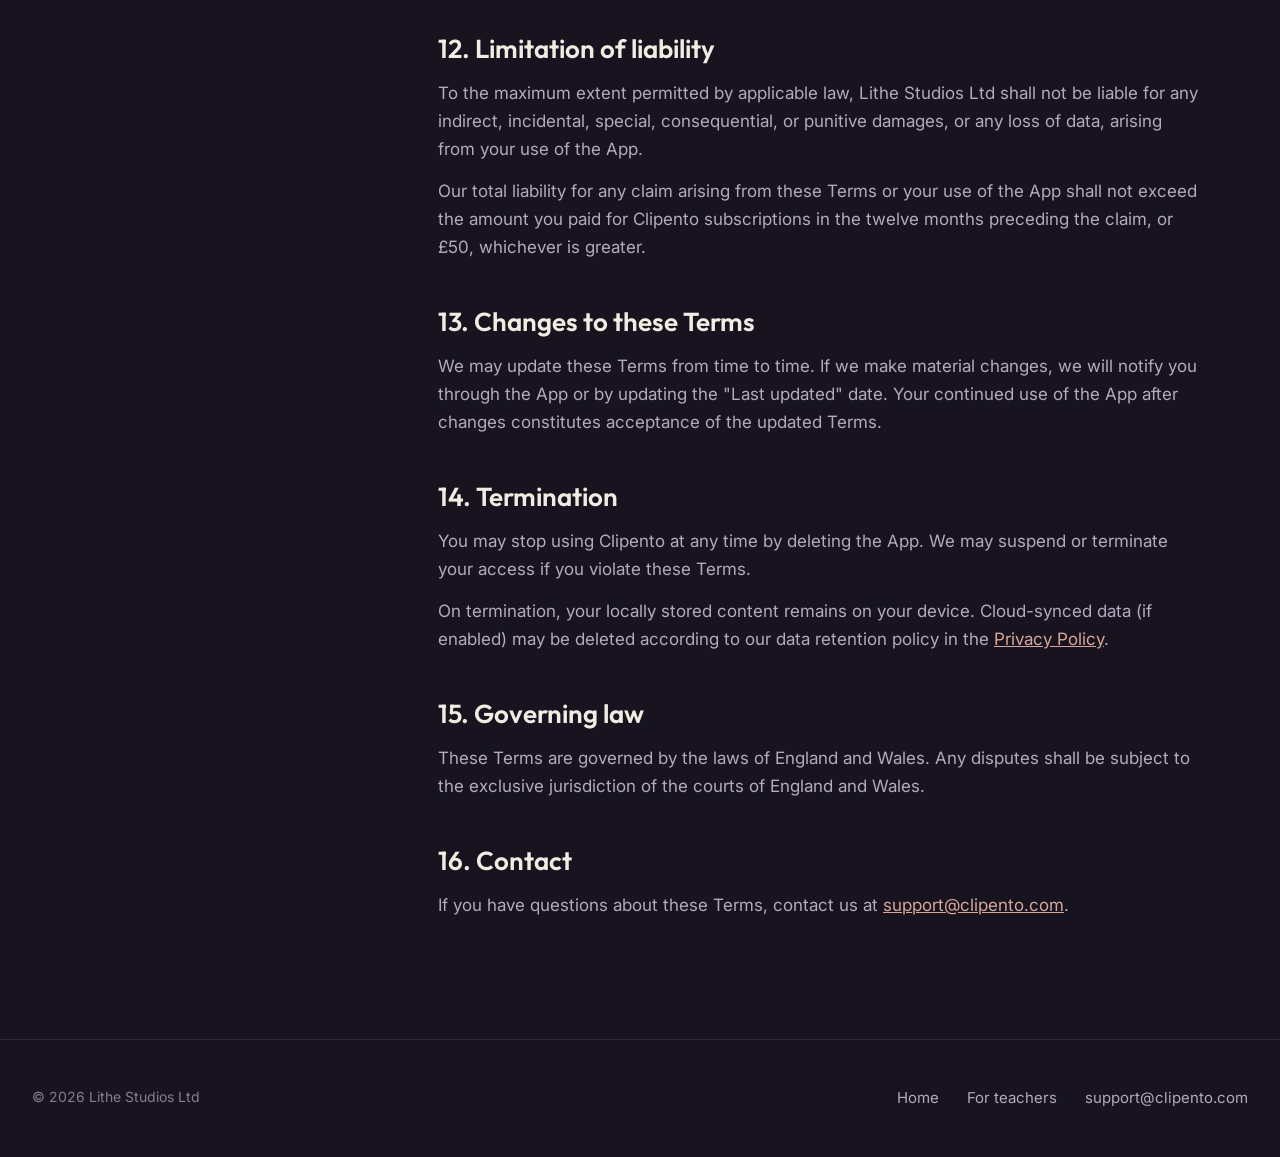
<file: legal/index.html>
<!DOCTYPE html>
<html lang="en">
<head>
  <meta charset="UTF-8" />
  <meta name="viewport" content="width=device-width, initial-scale=1.0" />
  <title>Privacy and terms · Clipento</title>
  <meta name="description" content="Clipento's privacy policy and terms of service." />
  <meta name="theme-color" content="#171420" />
  <link rel="preconnect" href="https://fonts.googleapis.com" />
  <link rel="preconnect" href="https://fonts.gstatic.com" crossorigin />
  <link href="https://fonts.googleapis.com/css2?family=Outfit:wght@500;600;700&family=Inter:wght@400;500;600&display=swap" rel="stylesheet" />
  <link rel="stylesheet" href="/assets/site.css" />
  <link rel="icon" href="/images/v2/icon.png" type="image/png" />
</head>
<body data-page="legal">
<a class="skip" href="#main">Skip to content</a>
<header class="site-header" style="border-bottom: 1px solid var(--surface); max-width: none">
  <a class="brand" href="/"><img src="/images/v2/icon.png" alt="" /><span>Clipento</span></a>
  <nav class="legal-tabs" aria-label="Legal"><a href="#privacy">Privacy</a><a href="#terms">Terms</a></nav>
</header>
<main id="main" class="wrap" style="max-width: 1180px">
  <div class="legal legal-part" id="privacy">
    <aside>
      <h1>Privacy</h1>
      <p class="updated faint" style="font-size: 14px">Last updated: November 2026</p>
      <nav class="toc" aria-label="Privacy sections">
        <a href="#p-who">Who we are</a>
        <a href="#p-collect">What data we collect</a>
        <a href="#p-not">What data we do not collect</a>
        <a href="#p-analytics">Analytics &amp; your choice</a>
        <a href="#p-sync">Cloud sync (optional)</a>
        <a href="#p-packs">Teaching Packs</a>
        <a href="#p-youtube">YouTube videos</a>
        <a href="#p-auth">Accounts &amp; authentication</a>
        <a href="#p-iap">In-app purchases &amp; subscriptions</a>
        <a href="#p-third">Third party services</a>
        <a href="#p-retain">Data retention</a>
        <a href="#p-children">Children's privacy</a>
        <a href="#p-rights">Your rights (UK &amp; GDPR)</a>
        <a href="#p-contact">Contact us</a>
      </nav>
    </aside>
    <div class="legal-body">

          <div class="p-section" id="p-who">
            <h3>Who we are</h3>
            <p>Clipento is developed and operated by Lithe Studios Ltd, a company registered in England and Wales.</p>
            <p><strong>Contact:</strong> <a href="mailto:support@clipento.com">support@clipento.com</a></p>
          </div>
          <div class="p-section" id="p-collect">
            <h3>What data we collect</h3>
            <p>Clipento is designed with privacy at its core. The app works entirely on your device without requiring an account. However, if you choose to enable cloud sync to back up your bookmarks and data across devices, you'll create an optional account using your email address.</p>
            <p>We may collect the following to keep the app running smoothly:</p>
            <ul>
              <li>Device type and operating system version</li>
              <li>Crash reports and performance data (via Google Crashlytics)</li>
              <li>Anonymous usage analytics (via PostHog) — <strong>only if you allow it</strong> when the app asks; you can change your answer at any time in Settings → Privacy</li>
              <li>Email address and display name — only if you sign in, which you do to use cloud sync or to open a Teaching Pack</li>
              <li>User account identifier (Firebase Auth UID) — only if you sign in, used to recognise your account across devices and packs</li>
              <li>Video location metadata (latitude and longitude) — captured when your device records videos and stored with the video on your device. If you use cloud sync, it is also stored with the video's details in your cloud library. It is never shared with your students.</li>
              <li>Photos you choose for the Programme Scanner, and a cover image you add to a Teaching Pack — only if you use cloud sync or publish a pack. They are stored in Google Firebase Storage so they are available on your devices and, for a pack cover, to your students.</li>
              <li>Links to YouTube videos you add, with details such as the video's title and thumbnail — see <a href="#p-youtube">YouTube videos</a></li>
            </ul>
          </div>
          <div class="p-section" id="p-not">
            <h3>What data we do not collect</h3>
            <ul>
              <li>We do not collect your name unless you sign in. If you do, we store the display name you choose and your email address</li>
              <li>We do not access your microphone. We use your camera only when you choose to photograph a timetable for the Programme Scanner</li>
              <li>We do not upload your videos</li>
              <li>We do not sell your data to third parties</li>
              <li>We do not use your data for advertising or marketing</li>
              <li>Bookmarks, tags, collections and notes you create stay on your device by default — we never see them unless you enable cloud sync</li>
            </ul>
          </div>
          <div class="p-section" id="p-analytics">
            <h3>Analytics &amp; your choice</h3>
            <p>We use <strong>PostHog</strong> (EU-hosted, GDPR-compliant) to collect anonymous usage analytics, if you allow it. This helps us understand which features are used most and how you interact with Clipento, so we can make it better. Analytics data is pseudonymous — it never includes your videos, bookmarks, tags, notes, or any personal content you create.</p>
            <h4>How analytics works</h4>
            <p>We generate a stable, anonymous device identifier (UUID) and store it on your device. This UUID is sent to PostHog with each analytics event to track your usage patterns across sessions. The UUID is never linked to your email, account, identity, or personal data. You can copy this identifier from Settings → Privacy → Copy Analytics ID. If you want to reset it and generate a new one for future analytics, use Settings → Privacy → Delete My Analytics Data.</p>
            <h4>What analytics data looks like</h4>
            <ul>
              <li>Aggregated feature-use counts (e.g. "learning mode was started")</li>
              <li>Bucketed durations and counts (e.g. "session had 5–10 bookmarks")</li>
              <li>Device OS and app version</li>
              <li>Your subscription tier (free / pro)</li>
            </ul>
            <h4>What it never includes</h4>
            <ul>
              <li>Video filenames, paths, or content</li>
              <li>Bookmark titles, descriptions, or annotations</li>
              <li>Tag, folder, or playlist names</li>
              <li>Any free-form text you type</li>
              <li>Your identity or contact details</li>
            </ul>
            <h4>Advertising</h4>
            <p>We do not use PostHog data for targeted advertising, advertising measurement, or to build advertising profiles. We use it solely to improve the product.</p>
            <h4>Asking first</h4>
            <p>The app asks once whether you allow anonymous usage data, and sends nothing until you answer. If you choose Don't allow, nothing is sent. Nothing recorded before you answer is sent afterwards.</p>
            <h4>To change your answer</h4>
            <p>Open the app, go to <em>Settings → Privacy</em> and turn the Analytics toggle on or off. When it is off, no data is sent and any locally queued events are immediately deleted.</p>
            <h4>To request deletion of historical data</h4>
            <p>Go to <em>Settings → Privacy → Copy Analytics ID</em>, then email <a href="mailto:support@clipento.com">support@clipento.com</a> with your ID and we will request deletion from PostHog. We will process your request within 30 days.</p>
            <p><a href="https://posthog.com/privacy" target="_blank" rel="noopener">PostHog Privacy Policy →</a></p>
          </div>
          <div class="p-section" id="p-sync">
            <h3>Cloud sync (optional)</h3>
            <p>By default, your bookmarks, tags, collections and app data remain only on your device. We never see them.</p>
            <p>If you choose to enable cloud sync, your organisational data is securely stored using Google Firebase Firestore. At that point, bookmarks, tags, collections and app data are synced to our servers and can be accessed by Lithe Studios for account recovery, backup, and troubleshooting purposes. Your video files are never uploaded to the cloud — only metadata is synced.</p>
            <p><a href="https://firebase.google.com/support/privacy" target="_blank" rel="noopener">Google Firebase Privacy Policy →</a></p>
          </div>
          <div class="p-section" id="p-packs">
            <h3>Teaching Packs</h3>
            <p>If you join a teacher's pack, your teacher can see your display name and email address, when you joined, and your practice activity on the moves in that pack (which moves you practised and for how long). Your own notes on a pack stay private to you.</p>
            <p>If you publish a pack, your students can see your display name and the pack's content. Your display name is visible to other signed-in Clipento users.</p>
            <p>Leaving a pack, or being removed by the teacher, ends that access. Deleting your account removes your membership, your seat with the teacher and your practice activity.</p>
          </div>
          <div class="p-section" id="p-youtube">
            <h3>YouTube videos</h3>
            <p>Clipento uses YouTube API Services to play YouTube videos you add. They play in YouTube's own embedded player. Clipento never downloads, stores or re-hosts the video itself.</p>
            <p>When you add a YouTube video, Clipento stores its link and details such as its title and thumbnail, together with your bookmarks and tags. These stay on your device, and are also stored in your cloud library if you use cloud sync. To get the title and thumbnail, the app asks YouTube for them. Clipento does not access your YouTube or Google account.</p>
            <p>When a YouTube video plays, YouTube (a Google service) receives information from your device, such as your IP address and which video is playing, and may store cookies or similar identifiers on your device. This is handled by Google under its own privacy policy, not by us.</p>
            <p>By watching YouTube videos in Clipento you agree to the <a href="https://www.youtube.com/t/terms" target="_blank" rel="noopener">YouTube Terms of Service</a>. You can remove a YouTube video and its bookmarks from Clipento at any time; this deletes what Clipento stored about it, including from your cloud library.</p>
            <p><a href="https://policies.google.com/privacy" target="_blank" rel="noopener">Google Privacy Policy →</a></p>
          </div>
          <div class="p-section" id="p-auth">
            <h3>Accounts &amp; authentication</h3>
            <p>If you sign in, to use cloud sync or to open a Teaching Pack, we create a user account using your email address. We use Google Firebase Auth, which assigns a unique user ID to authenticate your account and securely link your bookmarks across devices. This ID is used only for account management, security, and device sync — it is never shared with third parties or used for advertising.</p>
          </div>
          <div class="p-section" id="p-iap">
            <h3>In-app purchases &amp; subscriptions</h3>
            <p>Clipento offers optional Pro subscription upgrades processed through Apple App Store and Google Play. We do not handle or store your payment information. All payments are processed by Apple or Google directly, and we never see your payment card or account details.</p>
            <p>Subscription management and cancellation is handled through your App Store or Google Play account settings.</p>
          </div>
          <div class="p-section" id="p-third">
            <h3>Third party services</h3>
            <ul>
              <li><strong>PostHog (EU)</strong> — Anonymous usage analytics, only if you allow it (change in Settings → Privacy)</li>
              <li><strong>Google Firebase Firestore (US)</strong> — Optional cloud sync of app data</li>
              <li><strong>Google Crashlytics (US)</strong> — Crash reporting and performance diagnostics (non-critical for app function)</li>
              <li><strong>YouTube (Google)</strong> — Playback of YouTube videos you add, in YouTube's embedded player (see <a href="#p-youtube">YouTube videos</a>)</li>
              <li><strong>Apple App Store / Google Play</strong> — App distribution and in-app purchases</li>
            </ul>
            <p><a href="https://firebase.google.com/support/privacy" target="_blank" rel="noopener">Google Crashlytics Privacy Policy →</a></p>
          </div>
          <div class="p-section" id="p-retain">
            <h3>Data retention</h3>
            <p><strong>Local data:</strong> Data stored on your device remains there until you delete the app or manually clear your data through Settings.</p>
            <p><strong>Account and cloud data:</strong> Retained until you delete your account, which you can do in the app under Settings. You can also email <a href="mailto:support@clipento.com">support@clipento.com</a> and we will process your request within 30 days. If you are a teacher with active students, your packs stay available to them for 30 days after you delete your account and are then removed.</p>
            <p><strong>Crash reports:</strong> Crash reports sent to Google Crashlytics are retained on Google's servers for up to 90 days before automatic deletion. You can delete your local crash logs by clearing app data from your device settings. To request expedited deletion, contact <a href="mailto:support@clipento.com">support@clipento.com</a> and we will request it from Google.</p>
            <p><strong>Analytics data:</strong> PostHog retains pseudonymous analytics data according to their <a href="https://posthog.com/privacy" target="_blank" rel="noopener">privacy policy</a>.</p>
          </div>
          <div class="p-section" id="p-children">
            <h3>Children's privacy</h3>
            <p>Clipento is not intended for children under 13 and we do not knowingly collect personal information from them. If you believe a child under 13 has created an account, contact <a href="mailto:support@clipento.com">support@clipento.com</a> and we will delete it.</p>
          </div>
          <div class="p-section" id="p-rights">
            <h3>Your rights (UK &amp; GDPR)</h3>
            <p>If you are located in the United Kingdom or European Economic Area, you have the right to access, correct, delete, and port your personal data. To exercise any of these rights, contact us at <a href="mailto:support@clipento.com">support@clipento.com</a>.</p>
          </div>
          <div class="p-section" id="p-contact">
            <h3>Contact us</h3>
            <p>
              Lithe Studios Ltd<br />
              Email: <a href="mailto:support@clipento.com">support@clipento.com</a><br />
              Website: clipento.com
            </p>
          </div>
    </div>
  </div>
  <div class="legal legal-part" id="terms">
    <aside>
      <h1>Terms of Service</h1>
      <p class="updated faint" style="font-size: 14px">Last updated: November 2026</p>
      <nav class="toc" aria-label="Terms of Service sections">
        <a href="#t-agreement">Agreement</a>
        <a href="#t-what">What Clipento is</a>
        <a href="#t-account">Your account</a>
        <a href="#t-subs">Subscriptions and payments</a>
        <a href="#t-content">Your content</a>
        <a href="#t-sharing">Sharing and collaboration</a>
        <a href="#t-audio">Audio analysis</a>
        <a href="#t-analytics">Analytics and crash reporting</a>
        <a href="#t-use">Acceptable use</a>
        <a href="#t-ip">Intellectual property</a>
        <a href="#t-disclaimer">Disclaimer of warranties</a>
        <a href="#t-liability">Limitation of liability</a>
        <a href="#t-changes">Changes to these Terms</a>
        <a href="#t-termination">Termination</a>
        <a href="#t-law">Governing law</a>
        <a href="#t-contact">Contact</a>
      </nav>
    </aside>
    <div class="legal-body">


          <div class="p-section" id="t-agreement">
            <h3>1. Agreement</h3>
            <p>By downloading, installing, or using Clipento ("the App"), you agree to these Terms of Service ("Terms"). If you do not agree, do not use the App.</p>
            <p>Clipento is developed and operated by <strong>Lithe Studios Ltd</strong>, a company registered in England and Wales.</p>
          </div>

          <div class="p-section" id="t-what">
            <h3>2. What Clipento is</h3>
            <p>Clipento is a mobile application for bookmarking, annotating, and organising video content for learning purposes. It is designed for dancers, martial artists, and movement learners to mark key moments in video recordings and build a structured practice library.</p>
            <p>The App operates primarily on your device. You can add videos from your device's photo library or by providing a remote URL. Videos from your photo library stay on your device — Clipento does not upload them. Remote URLs are accessed directly from the source and are not re-hosted by Clipento.</p>
          </div>

          <div class="p-section" id="t-account">
            <h3>3. Your account</h3>
            <p>Clipento does not require an account for core functionality. If you choose to enable cloud sync (when available), you will create an account using your email address via Firebase Authentication. You are responsible for maintaining the security of your account credentials.</p>
            <p>You must be at least 13 years old to create a Clipento account. Teachers must not invite students under 13.</p>
          </div>

          <div class="p-section" id="t-subs">
            <h3>4. Subscriptions and payments</h3>
            <p>Clipento offers an optional paid subscription (Pro) that unlocks additional features. Subscriptions are processed through Apple App Store or Google Play Store depending on your platform.</p>
            <ul>
              <li><strong>Billing:</strong> Subscriptions are billed on a monthly or annual basis through your app store account.</li>
              <li><strong>Renewal:</strong> Subscriptions auto-renew unless cancelled at least 24 hours before the end of the current billing period.</li>
              <li><strong>Cancellation:</strong> You can cancel at any time through your device's app store settings. Cancellation takes effect at the end of the current billing period.</li>
              <li><strong>Refunds:</strong> Refund requests are handled by Apple or Google according to their respective policies.</li>
              <li><strong>Free tier:</strong> Core bookmarking and video playback features remain available without a subscription.</li>
            </ul>
            <p>For Apple users, subscriptions are also subject to <a href="https://www.apple.com/legal/internet-services/itunes/dev/stdeula/" target="_blank" rel="noopener">Apple's Standard EULA</a>.</p>
          </div>

          <div class="p-section" id="t-content">
            <h3>5. Your content</h3>
            <p><strong>You own your content.</strong> Clipento does not claim any ownership over your videos, bookmarks, annotations, tags, practice data, or any other content you create within the App.</p>
            <ul>
              <li><strong>Local storage:</strong> Your content is stored on your device using an on-device database. Clipento does not upload your content to our servers unless you explicitly enable cloud sync.</li>
              <li><strong>Remote videos:</strong> You may add videos via URL from external sources. You are responsible for ensuring you have the right to access and bookmark that content. Clipento does not host, cache, or redistribute remote video files.</li>
              <li><strong>YouTube videos:</strong> YouTube videos play in YouTube's own embedded player, using YouTube API Services. By watching YouTube videos in the App you agree to be bound by the <a href="https://www.youtube.com/t/terms" target="_blank" rel="noopener">YouTube Terms of Service</a>. Google's handling of your information is covered by the <a href="https://policies.google.com/privacy" target="_blank" rel="noopener">Google Privacy Policy</a>.</li>
              <li><strong>Export packages:</strong> You may export your bookmarks and metadata as <code>.clipento</code> packages to share with other users. When you share a package, you are responsible for the content you distribute.</li>
              <li><strong>Import packages:</strong> When importing content shared by others, bookmarks and metadata are added to your local library. Imported content is clearly labelled as imported.</li>
              <li><strong>Cloud sync</strong> (when available): If enabled, your bookmark data (not your video files) is synced to secure cloud storage to allow access across your devices.</li>
            </ul>
          </div>

          <div class="p-section" id="t-sharing">
            <h3>6. Sharing and collaboration</h3>
            <p>Clipento allows you to share bookmark data with other users through <code>.clipento</code> packages. When sharing:</p>
            <ul>
              <li>You may only share content you have the right to share.</li>
              <li>Shared packages contain bookmark metadata, tags, timing data, and small thumbnail images — not the original video files.</li>
              <li>Recipients can view, import, and use shared bookmarks within their own copy of Clipento.</li>
              <li>You should not use the sharing feature to distribute copyrighted material, offensive content, or content that violates any applicable laws.</li>
            </ul>
          </div>

          <div class="p-section" id="t-audio">
            <h3>7. Audio analysis</h3>
            <p>Clipento extracts audio fingerprints (energy envelopes) from your videos to enable bookmark time-offset detection when matching videos across devices. This analysis:</p>
            <ul>
              <li>Occurs entirely on your device.</li>
              <li>Produces a compact mathematical representation (not a recognisable audio recording).</li>
              <li>May be included in <code>.clipento</code> export packages to enable cross-device bookmark alignment.</li>
              <li>The extracted audio data is temporary and deleted after analysis.</li>
            </ul>
          </div>

          <div class="p-section" id="t-analytics">
            <h3>8. Analytics and crash reporting</h3>
            <p>With your permission, Clipento collects anonymous usage analytics (via PostHog), and it collects crash reports (via Firebase Crashlytics), to improve the App. You can change your analytics choice at any time in Settings → Privacy. Full details are in our <a href="#privacy">Privacy Policy</a>.</p>
          </div>

          <div class="p-section" id="t-use">
            <h3>9. Acceptable use</h3>
            <p>You agree not to:</p>
            <ul>
              <li>Reverse engineer, decompile, or disassemble the App.</li>
              <li>Use the App for any illegal purpose.</li>
              <li>Attempt to access other users' data or interfere with the App's infrastructure.</li>
              <li>Distribute malicious content through <code>.clipento</code> packages.</li>
              <li>Use the App in a way that infringes the intellectual property rights of others.</li>
              <li>Use remote URL features to access content you do not have permission to view.</li>
            </ul>
          </div>

          <div class="p-section" id="t-ip">
            <h3>10. Intellectual property</h3>
            <p>The Clipento name, logo, design, and source code are the property of Lithe Studios Ltd. You may not copy, modify, or distribute the App or its components without permission.</p>
            <p>Open-source libraries used by Clipento retain their respective licences.</p>
          </div>

          <div class="p-section" id="t-disclaimer">
            <h3>11. Disclaimer of warranties</h3>
            <p>Clipento is provided "as is" and "as available" without warranties of any kind, whether express or implied. We do not guarantee that:</p>
            <ul>
              <li>The App will be uninterrupted or error-free.</li>
              <li>Video bookmark timing will be perfectly accurate across all devices and formats.</li>
              <li>Cloud sync (when available) will preserve all data in all circumstances.</li>
            </ul>
            <p>You are responsible for maintaining your own backups of important content.</p>
          </div>

          <div class="p-section" id="t-liability">
            <h3>12. Limitation of liability</h3>
            <p>To the maximum extent permitted by applicable law, Lithe Studios Ltd shall not be liable for any indirect, incidental, special, consequential, or punitive damages, or any loss of data, arising from your use of the App.</p>
            <p>Our total liability for any claim arising from these Terms or your use of the App shall not exceed the amount you paid for Clipento subscriptions in the twelve months preceding the claim, or £50, whichever is greater.</p>
          </div>

          <div class="p-section" id="t-changes">
            <h3>13. Changes to these Terms</h3>
            <p>We may update these Terms from time to time. If we make material changes, we will notify you through the App or by updating the "Last updated" date. Your continued use of the App after changes constitutes acceptance of the updated Terms.</p>
          </div>

          <div class="p-section" id="t-termination">
            <h3>14. Termination</h3>
            <p>You may stop using Clipento at any time by deleting the App. We may suspend or terminate your access if you violate these Terms.</p>
            <p>On termination, your locally stored content remains on your device. Cloud-synced data (if enabled) may be deleted according to our data retention policy in the <a href="#privacy">Privacy Policy</a>.</p>
          </div>

          <div class="p-section" id="t-law">
            <h3>15. Governing law</h3>
            <p>These Terms are governed by the laws of England and Wales. Any disputes shall be subject to the exclusive jurisdiction of the courts of England and Wales.</p>
          </div>

          <div class="p-section" id="t-contact">
            <h3>16. Contact</h3>
            <p>If you have questions about these Terms, contact us at <a href="mailto:support@clipento.com">support@clipento.com</a>.</p>
          </div>
    </div>
  </div>
</main>
<footer class="site-footer">
  <div class="wrap">
    <span class="faint" style="font-size: 14px">© 2026 Lithe Studios Ltd</span>
    <nav class="foot-nav" aria-label="Footer"><a href="/">Home</a><a href="/teachers/">For teachers</a><a href="mailto:support@clipento.com">support@clipento.com</a></nav>
  </div>
</footer>
</body>
</html>
</file>
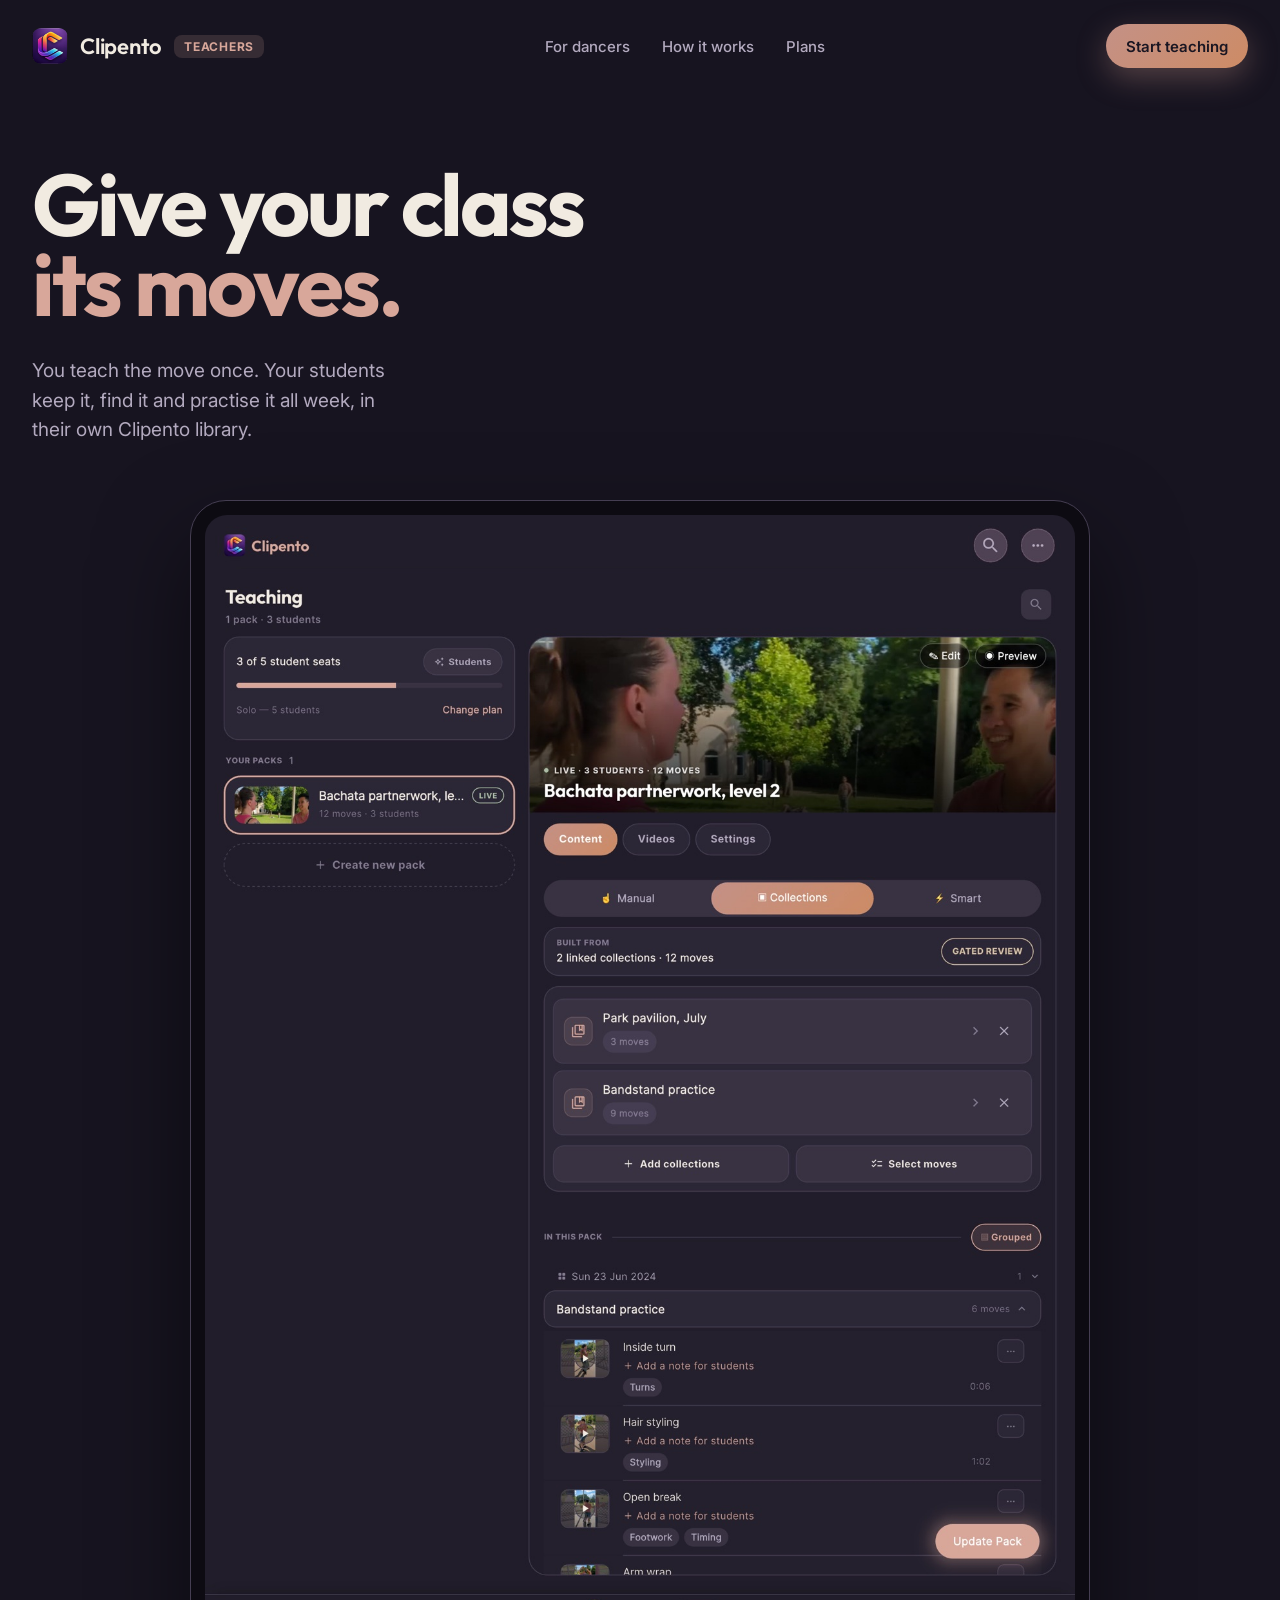
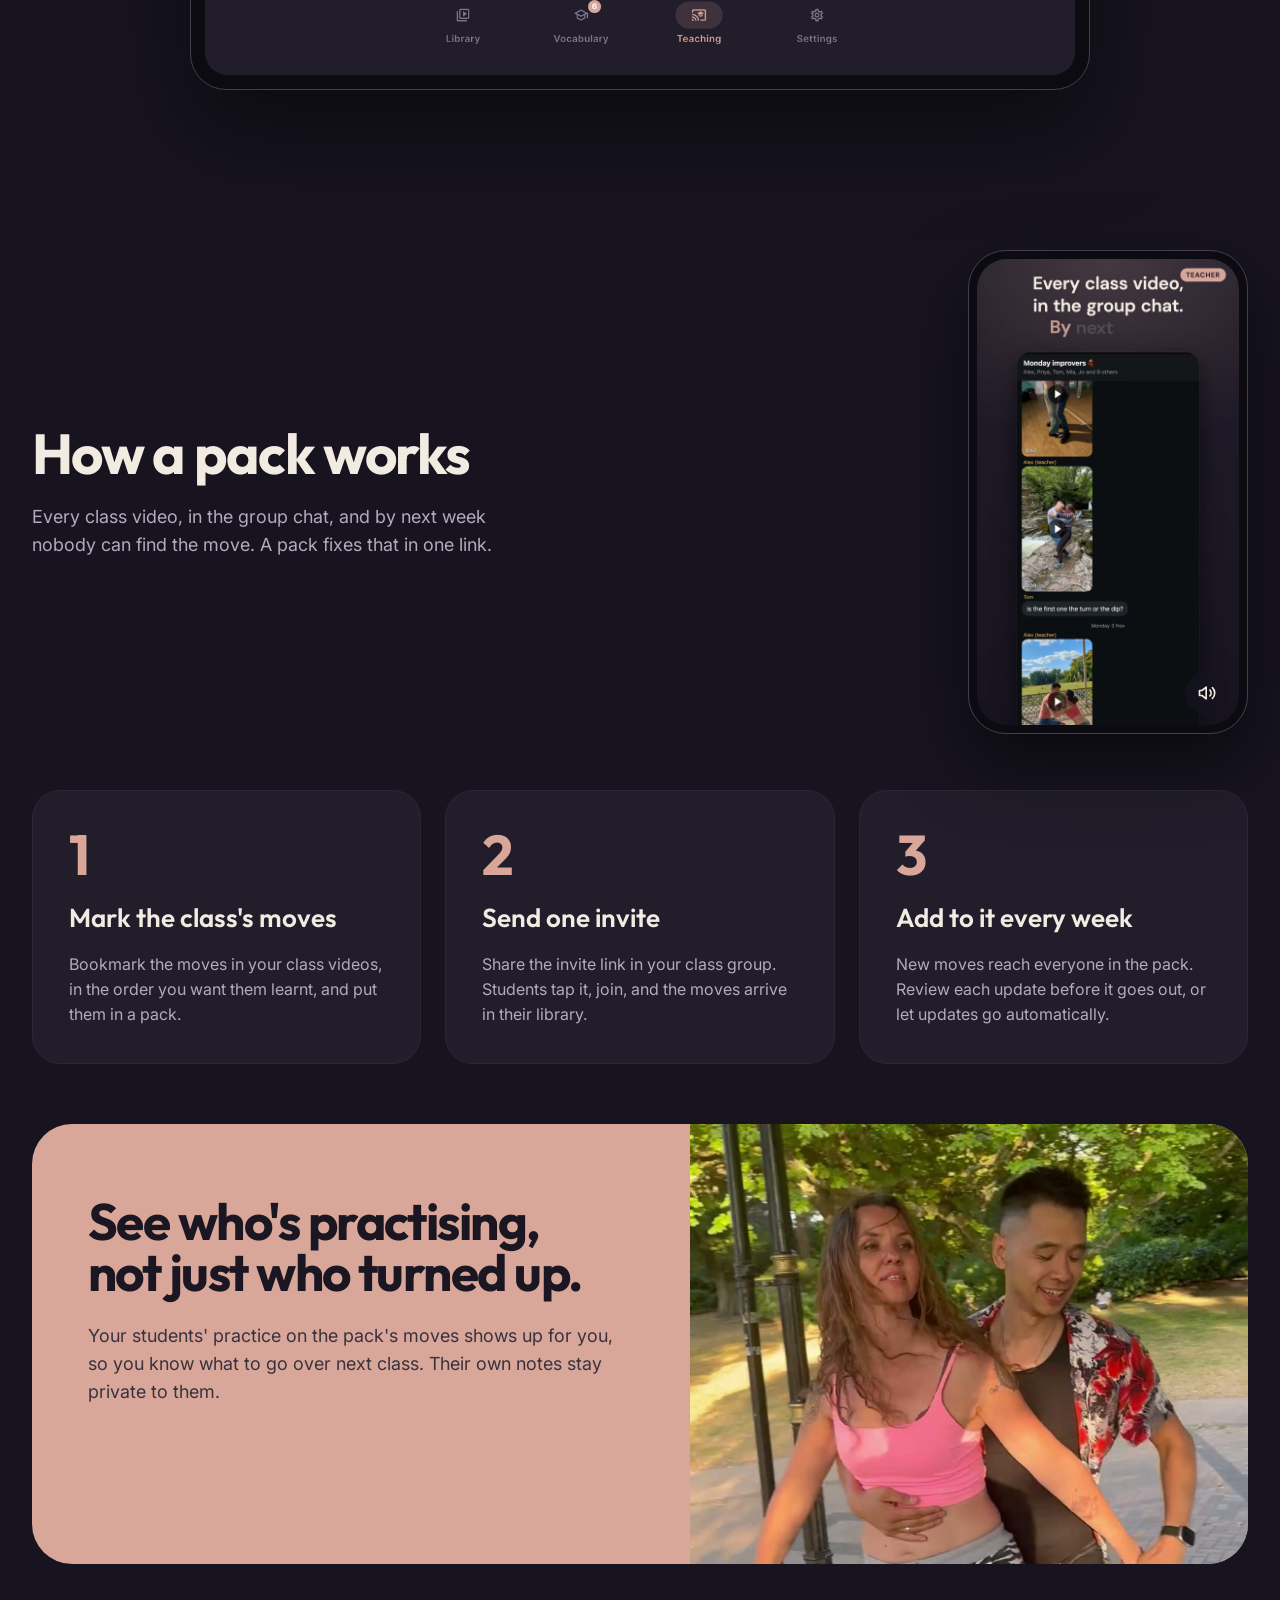
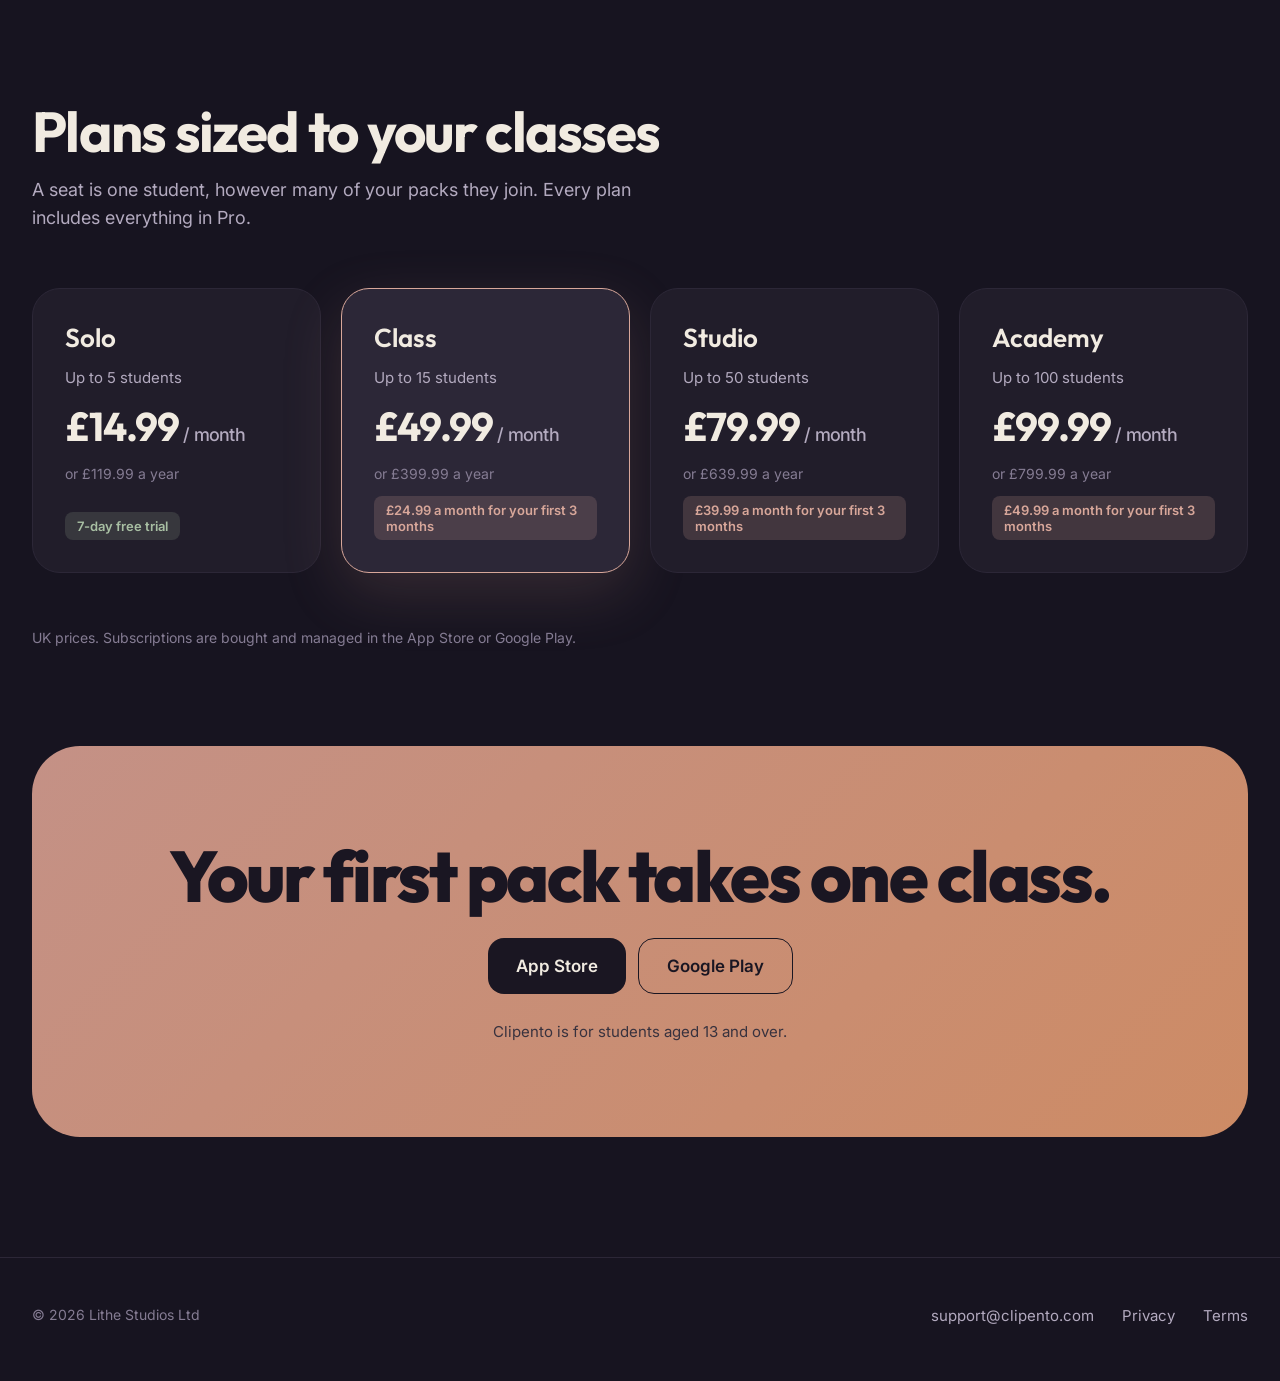
<file: teachers/index.html>
<!DOCTYPE html>
<html lang="en">
<head>
  <meta charset="UTF-8" />
  <meta name="viewport" content="width=device-width, initial-scale=1.0" />
  <title>Clipento for teachers: give your class its moves</title>
  <meta name="description" content="Publish a pack of your class's moves. Students join with one invite and get every move, and every update, in their own Clipento library." />
  <meta name="theme-color" content="#171420" />
  <meta property="og:title" content="Clipento for teachers" />
  <meta property="og:description" content="Give your class its moves. One invite, every move, every update." />
  <meta property="og:image" content="https://clipento.com/images/v2/photo_hold.jpg" />
  <link rel="preconnect" href="https://fonts.googleapis.com" />
  <link rel="preconnect" href="https://fonts.gstatic.com" crossorigin />
  <link href="https://fonts.googleapis.com/css2?family=Outfit:wght@500;600;700;800&family=Inter:wght@400;500;600&display=swap" rel="stylesheet" />
  <link rel="stylesheet" href="/assets/site.css" />
  <link rel="icon" href="/images/v2/icon.png" type="image/png" />
  <script src="/assets/site.js" defer></script>
</head>
<body data-page="teachers">
<a class="skip" href="#main">Skip to content</a>

<header class="site-header">
  <a class="brand" href="/"><img src="/images/v2/icon.png" alt="" /><span>Clipento</span><span class="tag">TEACHERS</span></a>
  <nav class="nav" aria-label="Main">
    <a href="/">For dancers</a>
    <a href="#how">How it works</a>
    <a href="#plans">Plans</a>
  </nav>
  <a class="btn btn-primary btn-pill" href="#get">Start teaching</a>
</header>

<main id="main">
  <section class="wrap section" style="padding-top: 72px; padding-bottom: 40px" aria-labelledby="t-hero">
    <div class="section-head">
      <h1 id="t-hero" class="h-hero" style="max-width: 820px; font-size: clamp(54px, 6.8vw, 96px)">Give your class <span class="accent">its moves.</span></h1>
      <p style="max-width: 380px; font-size: 19px">You teach the move once. Your students keep it, find it and practise it all week, in their own Clipento library.</p>
    </div>
    <div class="tablet" style="max-width: 900px; width: 100%; align-self: center; border-radius: 36px"><img src="/images/v2/ipad_teach.jpg" alt="The Teaching dashboard on iPad, sharing moves with a class" fetchpriority="high" /></div>
  </section>

  <section id="how" class="wrap section" aria-labelledby="how-title">
    <div style="display: flex; flex-wrap: wrap; gap: 56px; align-items: center">
      <div class="stack" style="flex: 1 1 440px; min-width: 0; gap: 20px">
        <h2 id="how-title" class="h-lg">How a pack works</h2>
        <p class="lede" style="max-width: 460px; font-size: 18px">Every class video, in the group chat, and by next week nobody can find the move. A pack fixes that in one link.</p>
      </div>
      <div class="phone sound" style="flex: 0 0 280px; border-radius: 38px; padding: 8px">
        <video data-loop muted loop playsinline preload="metadata" poster="/images/v2/poster_teacher_pack.jpg" src="/video/pain_teacher_pack.mp4" aria-label="A teacher turns class videos from a group chat into one pack link" style="border-radius: 30px"></video>
        <button class="sound-btn" type="button" aria-pressed="false" aria-label="Play with sound"><svg aria-hidden="true" width="20" height="20" viewBox="0 0 24 24" fill="none" stroke="currentColor" stroke-width="2" stroke-linecap="round" stroke-linejoin="round"><path d="M11 5L6 9H3v6h3l5 4z"/><path d="M15.5 8.5a5 5 0 010 7"/><path d="M18.5 5.5a9 9 0 010 13"/></svg></button>
      </div>
    </div>
    <ol class="steps">
      <li><span class="n">1</span><h3>Mark the class's moves</h3><p>Bookmark the moves in your class videos, in the order you want them learnt, and put them in a pack.</p></li>
      <li><span class="n">2</span><h3>Send one invite</h3><p>Share the invite link in your class group. Students tap it, join, and the moves arrive in their library.</p></li>
      <li><span class="n">3</span><h3>Add to it every week</h3><p>New moves reach everyone in the pack. Review each update before it goes out, or let updates go automatically.</p></li>
    </ol>
    <p class="faint" data-walkthrough style="font-size: 15px">Watch it done: <a data-t="441" href="#">Give your class its moves</a> · <a data-t="484" href="#">Got a link from your teacher?</a> · <a data-t="521" href="#">Next week's moves</a></p>
  </section>

  <section class="wrap" aria-labelledby="see-title">
    <div class="clay-split">
      <div>
        <h2 id="see-title" class="h-lg" style="font-size: clamp(36px, 4vw, 56px)">See who's practising, not just who turned up.</h2>
        <p>Your students' practice on the pack's moves shows up for you, so you know what to go over next class. Their own notes stay private to them.</p>
      </div>
      <figure><img src="/images/v2/photo_hold.jpg" alt="Two dancers smiling in a hold under the trees" loading="lazy" /></figure>
    </div>
  </section>

  <section id="plans" class="wrap section" style="padding-top: 140px; padding-bottom: 100px" aria-labelledby="plans-title">
    <div class="stack" style="gap: 16px">
      <h2 id="plans-title" class="h-lg">Plans sized to your classes</h2>
      <p class="lede" style="max-width: 640px; font-size: 18px">A seat is one student, however many of your packs they join. Every plan includes everything in Pro.</p>
    </div>
    <div class="prices seats">
      <article class="price"><h3 style="font-size: 26px">Solo</h3><p class="muted" style="font-size: 15px">Up to 5 students</p><p class="amount">£14.99<small> / month</small></p><p class="faint" style="font-size: 14px">or £119.99 a year</p><span class="offer green">7-day free trial</span></article>
      <article class="price featured"><h3 style="font-size: 26px">Class</h3><p class="muted" style="font-size: 15px">Up to 15 students</p><p class="amount">£49.99<small> / month</small></p><p class="faint" style="font-size: 14px">or £399.99 a year</p><span class="offer">£24.99 a month for your first 3 months</span></article>
      <article class="price"><h3 style="font-size: 26px">Studio</h3><p class="muted" style="font-size: 15px">Up to 50 students</p><p class="amount">£79.99<small> / month</small></p><p class="faint" style="font-size: 14px">or £639.99 a year</p><span class="offer">£39.99 a month for your first 3 months</span></article>
      <article class="price"><h3 style="font-size: 26px">Academy</h3><p class="muted" style="font-size: 15px">Up to 100 students</p><p class="amount">£99.99<small> / month</small></p><p class="faint" style="font-size: 14px">or £799.99 a year</p><span class="offer">£49.99 a month for your first 3 months</span></article>
    </div>
    <p class="faint" style="font-size: 14px">UK prices. Subscriptions are bought and managed in the App Store or Google Play.</p>
  </section>

  <section id="get" class="wrap" style="padding-bottom: 120px" aria-labelledby="t-cta">
    <div class="cta">
      <h2 id="t-cta" class="h-cta" style="font-size: clamp(44px, 5.6vw, 80px)">Your first pack takes one class.</h2>
      <div class="btn-row" style="justify-content: center">
        <a class="btn btn-ink btn-lg" href="https://apps.apple.com/gb/app/clipento-dance-video-notes/id6736587051">App Store</a>
        <a class="btn btn-ink-ghost btn-lg" href="https://play.google.com/store/apps/details?id=com.hng.markit">Google Play</a>
      </div>
      <p>Clipento is for students aged 13 and over.</p>
    </div>
  </section>
</main>

<footer class="site-footer">
  <div class="wrap">
    <span class="faint" style="font-size: 14px">© 2026 Lithe Studios Ltd</span>
    <nav class="foot-nav" aria-label="Footer">
      <a href="mailto:support@clipento.com">support@clipento.com</a>
      <a href="/legal/#privacy">Privacy</a>
      <a href="/legal/#terms">Terms</a>
    </nav>
  </div>
</footer>
</body>
</html>
</file>
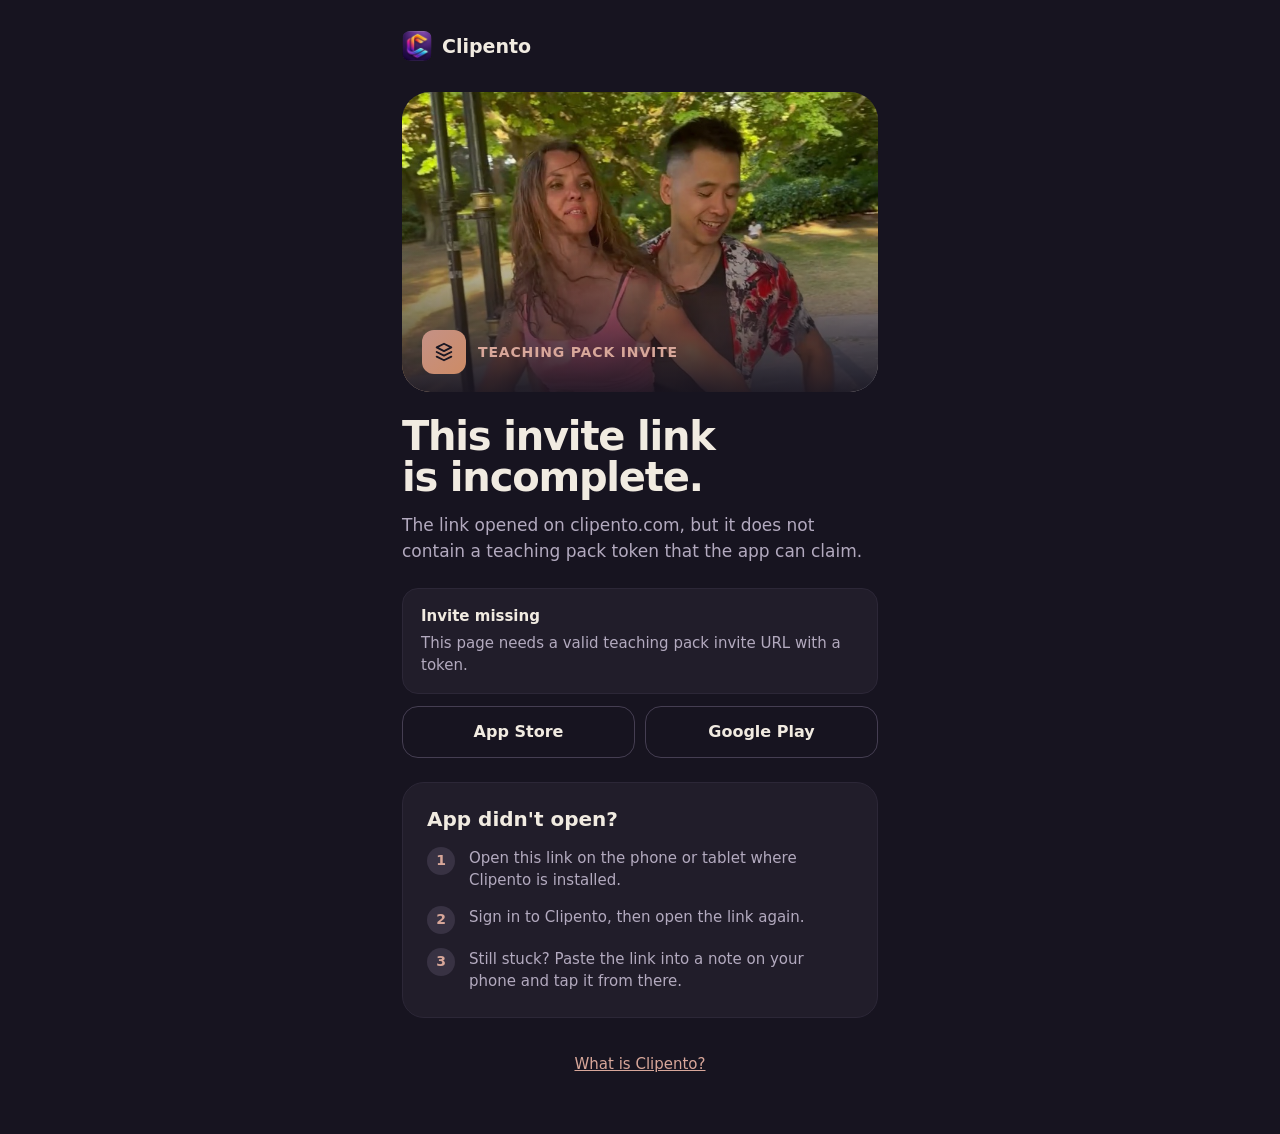
<file: pack/claim/index.html>
<!DOCTYPE html>
<html lang="en">
<head>
  <meta charset="UTF-8" />
  <meta name="viewport" content="width=device-width, initial-scale=1.0" />
  <meta name="referrer" content="no-referrer" />
  <meta name="robots" content="noindex" />
  <meta
    http-equiv="Content-Security-Policy"
    content="default-src 'self'; base-uri 'none'; form-action 'none'; frame-ancestors 'none'; object-src 'none'; script-src 'self'; style-src 'self'; img-src 'self' data:"
  />
  <meta name="theme-color" content="#171420" />
  <title>Clipento Pack Invite</title>
  <meta
    name="description"
    content="Open a Clipento teaching pack invite in the app, or follow the fallback steps if the app did not launch automatically."
  />
  <link rel="stylesheet" href="/pack/claim/index.css" />
  <link rel="icon" href="/images/v2/icon.png" type="image/png" />
  <script src="/pack/claim/index.js" defer></script>
</head>
<body>
  <main>
    <a class="brand" href="/">
      <img src="/images/v2/icon.png" alt="" />
      <span>Clipento</span>
    </a>

    <div class="hero">
      <img src="/images/v2/photo_hold.jpg" alt="" />
      <div class="hero-label">
        <span class="hero-icon" aria-hidden="true">
          <svg width="22" height="22" viewBox="0 0 24 24" fill="none" stroke="currentColor" stroke-width="2" stroke-linecap="round" stroke-linejoin="round"><path d="M4 7l8-4 8 4-8 4-8-4z"/><path d="M4 12l8 4 8-4"/><path d="M4 17l8 4 8-4"/></svg>
        </span>
        <span class="eyebrow">Teaching pack invite</span>
      </div>
    </div>

    <section class="intro">
      <h1 id="title">Your teacher shared their moves with you.</h1>
      <p class="lede" id="lede">Open the invite in Clipento to join the pack. The moves land in your library, ready to practise.</p>
    </section>

    <div class="status" id="status" role="status">
      <strong>Invite ready</strong>
      We found a teaching pack invite in this link. Open it on the phone or tablet where Clipento is installed.
    </div>

    <a class="button button-primary" id="open-app" href="#">Open in Clipento</a>
    <div class="stores">
      <a class="button button-secondary" href="https://apps.apple.com/gb/app/clipento-dance-video-notes/id6736587051">App Store</a>
      <a class="button button-secondary" href="https://play.google.com/store/apps/details?id=com.hng.markit">Google Play</a>
    </div>

    <section class="help" aria-labelledby="help-title">
      <h2 id="help-title">App didn't open?</h2>
      <ol>
        <li><span class="n">1</span><span>Open this link on the phone or tablet where Clipento is installed.</span></li>
        <li><span class="n">2</span><span>Sign in to Clipento, then open the link again.</span></li>
        <li><span class="n">3</span><span>Still stuck? Paste the link into a note on your phone and tap it from there.</span></li>
      </ol>
    </section>

    <p class="meta hidden" id="meta"></p>

    <a class="home-link" href="/">What is Clipento?</a>
  </main>
</body>
</html>
</file>
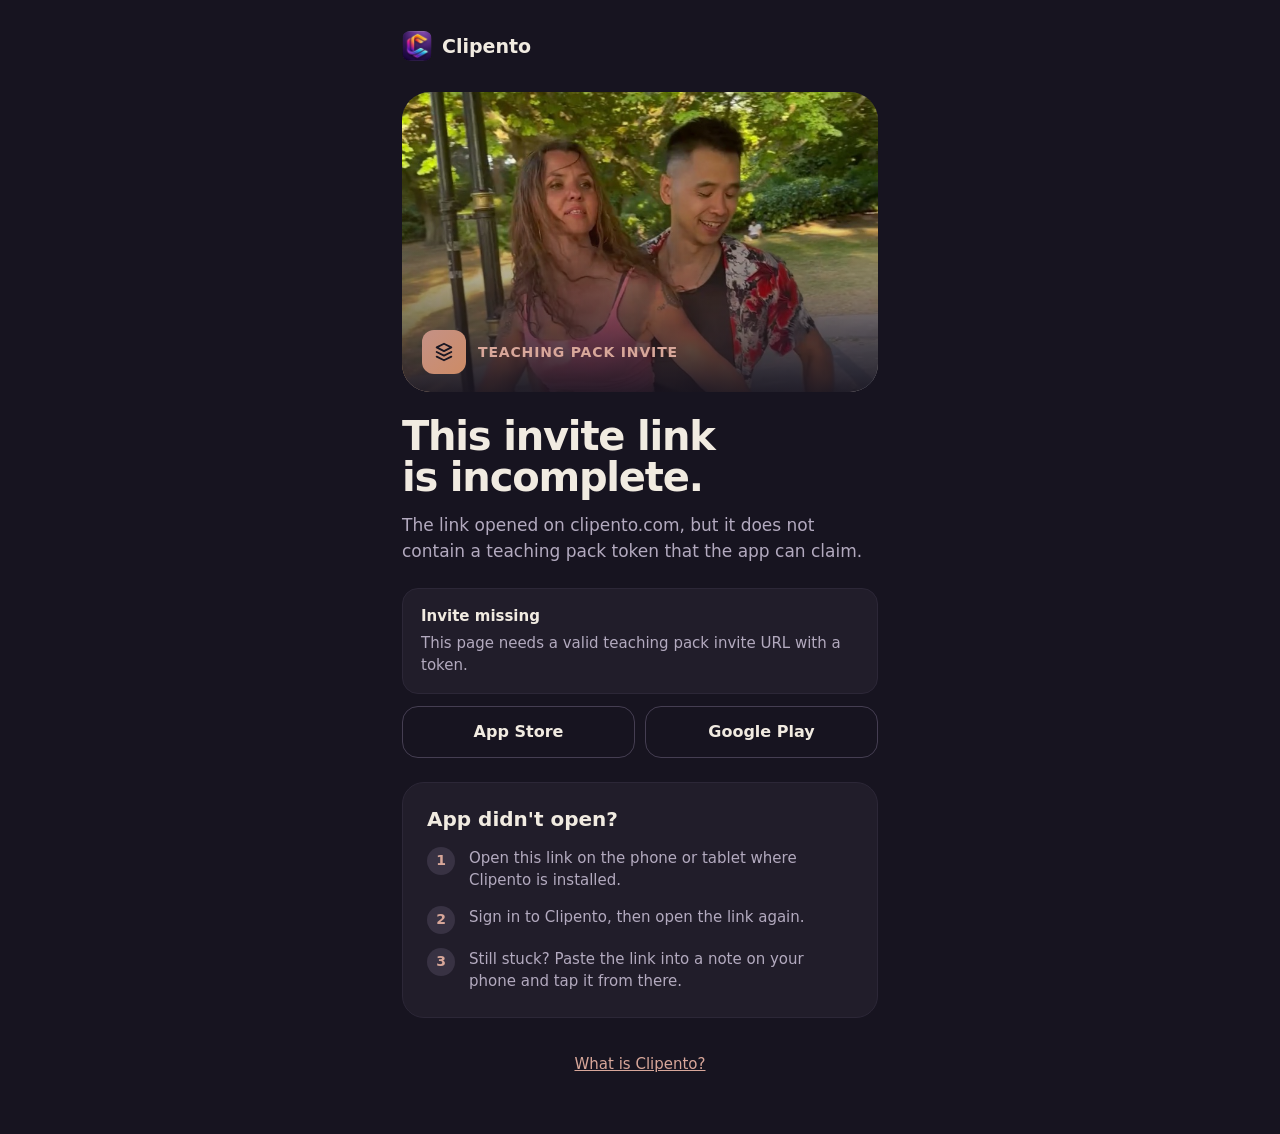
<file: pack/claim.html>
<!DOCTYPE html>
<html lang="en">
<head>
  <meta charset="UTF-8" />
  <meta name="viewport" content="width=device-width, initial-scale=1.0" />
  <meta name="referrer" content="no-referrer" />
  <meta name="robots" content="noindex" />
  <meta
    http-equiv="Content-Security-Policy"
    content="default-src 'none'; base-uri 'none'; form-action 'none'; frame-ancestors 'none'; script-src 'unsafe-inline'"
  />
  <title>Clipento Invite</title>
  <meta http-equiv="refresh" content="0; url=/pack/claim/" />
  <script>
    window.location.replace('/pack/claim/' + window.location.search + window.location.hash);
  </script>
</head>
<body>
</body>
</html>
</file>
<file: assets/site.css>
/* Clipento v2 site. Tokens come from the app's dark theme (docs/modernisation/TOKENS.md in Markit). */
:root {
  --pagebg: #171420;
  --bg: #211D2A;
  --surface: #2C2737;
  --surface2: #383243;
  --line: #453E52;
  --text: #F1EBE1;
  --text2: #B3AABF;
  --text3: #857C93;
  --accent: #D8A79A;
  --ink: #1A1622;
  --ink2: #38323E;
  --ok: #A8BFA3;
  --gold: #D4BFA0;
  --grad: linear-gradient(135deg, #C49186, #CD8B65);
  --frame: #0D0B12;
  --display: 'Outfit', system-ui, sans-serif;
  --body: 'Inter', system-ui, sans-serif;
  --m-fast: 120ms;
  --m-move: cubic-bezier(.4, 0, .2, 1);
}

*, *::before, *::after { box-sizing: border-box; }
html { scroll-behavior: smooth; scroll-padding-top: 24px; }
body { margin: 0; background: var(--pagebg); color: var(--text); font-family: var(--body); -webkit-font-smoothing: antialiased; overflow-x: hidden; }
img, video { max-width: 100%; }
a { color: var(--accent); }
a:hover { color: var(--text); }
h1, h2, h3 { font-family: var(--display); margin: 0; text-wrap: balance; }
p { margin: 0; text-wrap: pretty; }

.wrap { max-width: 1280px; margin: 0 auto; padding: 0 32px; }
.muted { color: var(--text2); }
.faint { color: var(--text3); }
.accent { color: var(--accent); }
.skip { position: absolute; left: -999px; top: 8px; padding: 10px 16px; background: var(--text); color: var(--ink); border-radius: 8px; z-index: 10; }
.skip:focus { left: 8px; }

/* Header */
.site-header { display: flex; align-items: center; justify-content: space-between; gap: 24px; padding: 24px 32px; max-width: 1280px; margin: 0 auto; }
.brand { display: flex; align-items: center; gap: 12px; text-decoration: none; color: var(--text); min-height: 44px; }
.brand img { width: 36px; height: 36px; border-radius: 9px; }
.brand span { font-family: var(--display); font-weight: 600; font-size: 22px; letter-spacing: -0.01em; }
.brand .tag { font-family: var(--body); font-size: 12px; font-weight: 700; letter-spacing: .06em; padding: 4px 10px; border-radius: 8px; background: rgba(216,167,154,.16); color: var(--accent); }
.nav { display: flex; align-items: center; gap: 32px; font-size: 15px; font-weight: 500; }
.nav a, .foot-nav a { color: var(--text2); text-decoration: none; }
.nav a:hover, .foot-nav a:hover { color: var(--text); }

/* Buttons */
.btn { display: inline-flex; align-items: center; justify-content: center; gap: 10px; min-height: 52px; padding: 0 24px; border-radius: 16px; font-weight: 600; font-size: 16px; text-decoration: none; transition: transform var(--m-fast) var(--m-move), background var(--m-fast); }
.btn:hover { transform: translateY(-2px); }
.btn-primary { background: var(--grad); color: var(--ink); box-shadow: 0 10px 30px rgba(196,145,134,.35); }
.btn-primary:hover { color: var(--ink); }
.btn-ghost { border: 1.5px solid var(--line); color: var(--text); }
.btn-ghost:hover { background: rgba(216,167,154,.12); color: var(--text); }
.btn-ink { background: var(--ink); color: var(--text); }
.btn-ink:hover { color: var(--text); }
.btn-ink-ghost { border: 1.5px solid var(--ink); color: var(--ink); }
.btn-ink-ghost:hover { color: var(--ink); background: rgba(26,22,34,.08); }
.btn-pill { min-height: 44px; padding: 0 20px; border-radius: 999px; font-size: 15px; }
.btn-lg { min-height: 56px; padding: 0 28px; font-size: 17px; }
.btn svg { flex: none; }
.btn-row { display: flex; flex-wrap: wrap; gap: 12px; }

/* Type */
.h-hero { font-weight: 700; font-size: clamp(56px, 7.4vw, 104px); line-height: .92; letter-spacing: -0.035em; }
.h-xl { font-weight: 700; font-size: clamp(40px, 5vw, 72px); line-height: .98; letter-spacing: -0.03em; }
.h-lg { font-weight: 700; font-size: clamp(38px, 4.4vw, 64px); line-height: 1; letter-spacing: -0.03em; }
.h-cta { font-weight: 800; font-size: clamp(46px, 6vw, 88px); line-height: .95; letter-spacing: -0.035em; }
.lede { font-size: 19px; line-height: 1.55; color: var(--text2); }
.eyebrow { font-family: var(--display); font-size: 15px; font-weight: 600; letter-spacing: .06em; color: var(--accent); }
.chip-pro { align-self: flex-start; padding: 6px 12px; border-radius: 8px; background: rgba(216,167,154,.16); color: var(--accent); font-size: 13px; font-weight: 700; letter-spacing: .06em; }

/* Device frames */
.phone { padding: 9px; border-radius: 42px; background: var(--frame); border: 1px solid var(--line); box-shadow: 0 30px 70px rgba(0,0,0,.55); }
.phone img, .phone video { display: block; width: 100%; border-radius: 34px; }
.phone video { aspect-ratio: 9 / 16; object-fit: cover; background: var(--bg); }
.tablet { padding: 14px; border-radius: 32px; background: var(--frame); border: 1px solid var(--line); box-shadow: 0 40px 90px rgba(0,0,0,.5); }
.tablet img { display: block; width: 100%; border-radius: 22px; }

/* Hero */
.hero { display: flex; flex-wrap: wrap; align-items: center; gap: 56px; padding-top: 56px; padding-bottom: 40px; }
.hero-copy { flex: 1 1 520px; min-width: 0; display: flex; flex-direction: column; gap: 28px; }
.badge-new { display: inline-flex; align-self: flex-start; align-items: center; gap: 10px; padding: 8px 14px 8px 8px; border-radius: 999px; background: rgba(216,167,154,.16); color: var(--accent); font-size: 14px; font-weight: 600; }
.badge-new b { padding: 3px 10px; border-radius: 999px; background: var(--accent); color: var(--ink); font-size: 12px; letter-spacing: .04em; }
.hero-art { flex: 1 1 460px; min-width: 0; position: relative; height: 640px; }
.hero-photo { position: absolute; right: 0; top: 0; width: 78%; height: 560px; border-radius: 32px; overflow: hidden; background: var(--surface); box-shadow: 0 30px 80px rgba(0,0,0,.5); }
.hero-photo > img { width: 100%; height: 100%; object-fit: cover; object-position: center 22%; display: block; }
.hero-photo::after { content: ''; position: absolute; inset: 0; background: linear-gradient(180deg, rgba(23,20,32,0) 45%, rgba(23,20,32,.85) 100%); }
.hero-overlay { position: absolute; left: 24px; right: 24px; bottom: 22px; display: flex; flex-direction: column; gap: 12px; z-index: 1; }
.hero-tags { display: flex; gap: 8px; flex-wrap: wrap; }
.hero-tags span { padding: 7px 12px; border-radius: 999px; background: rgba(23,20,32,.7); backdrop-filter: blur(6px); font-size: 13px; font-weight: 600; }
.hero-tags span + span { background: rgba(216,167,154,.22); }
.timeline { position: relative; height: 34px; }
.timeline i { position: absolute; top: 13px; height: 8px; border-radius: 4px; background: rgba(216,167,154,.6); }
.timeline .track { top: 15px; left: 0; right: 0; height: 4px; border-radius: 2px; background: rgba(241,235,225,.25); }
.timeline .head { top: 3px; width: 4px; height: 28px; border-radius: 2px; background: var(--text); box-shadow: 0 0 0 4px rgba(241,235,225,.18); animation: playhead 9s var(--m-move) infinite alternate; }
@keyframes playhead { from { left: 6%; } to { left: 94%; } }
.hero-phone { position: absolute; left: 0; bottom: 0; width: 236px; }

/* Ticker */
.ticker { border-top: 1px solid var(--surface); border-bottom: 1px solid var(--surface); padding: 22px 0; overflow: hidden; margin-top: 40px; }
.ticker-row { display: flex; gap: 48px; width: max-content; font-family: var(--display); font-size: 30px; font-weight: 600; color: var(--line); white-space: nowrap; animation: ticker 38s linear infinite; }
.ticker-row .star { color: var(--accent); }
@keyframes ticker { from { transform: translateX(0); } to { transform: translateX(-50%); } }

/* Sections */
.section { padding-top: 120px; padding-bottom: 60px; display: flex; flex-direction: column; gap: 56px; }
.section-head { display: flex; flex-wrap: wrap; align-items: flex-end; justify-content: space-between; gap: 32px; }
.section-head p { max-width: 400px; font-size: 18px; line-height: 1.55; color: var(--text2); }
.split { display: flex; flex-wrap: wrap; align-items: center; gap: 72px; padding-top: 100px; padding-bottom: 100px; }
.split > * { flex: 1 1 420px; min-width: 0; }
.stack { display: flex; flex-direction: column; gap: 24px; }

/* Pain-point videos */
.pain-scroll { overflow-x: auto; scroll-snap-type: x mandatory; padding: 8px 0 24px; scrollbar-width: thin; scrollbar-color: var(--line) transparent; }
.pain-row { display: flex; gap: 24px; width: max-content; padding: 0 max(32px, calc((100vw - 1216px) / 2)); }
.pain { margin: 0; width: 260px; display: flex; flex-direction: column; gap: 16px; scroll-snap-align: start; }
.pain .phone { border-radius: 36px; padding: 8px; }
.pain .phone video { border-radius: 28px; }
.pain figcaption { display: flex; flex-direction: column; gap: 6px; }
.pain figcaption b { font-family: var(--display); font-size: 20px; font-weight: 600; }
.pain figcaption span { font-size: 15px; line-height: 1.5; color: var(--text2); }
.sound { position: relative; }
.sound-btn { position: absolute; right: 18px; bottom: 18px; width: 44px; height: 44px; border-radius: 50%; border: 0; background: rgba(23,20,32,.72); color: var(--text); display: flex; align-items: center; justify-content: center; cursor: pointer; backdrop-filter: blur(6px); }
.sound-btn:hover { background: rgba(23,20,32,.9); }

/* Cards */
.cards { display: grid; grid-template-columns: repeat(auto-fit, minmax(min(340px, 100%), 1fr)); gap: 28px; }
.card { display: flex; flex-direction: column; gap: 22px; padding: 32px; border-radius: 28px; background: var(--bg); border: 1px solid var(--surface); }
.card h3 { font-size: 32px; font-weight: 600; line-height: 1.05; letter-spacing: -0.02em; }
.card p { font-size: 16px; line-height: 1.55; color: var(--text2); }
.card.loop { padding-bottom: 0; overflow: hidden; }
.peek { margin-top: auto; align-self: center; width: 240px; height: 330px; overflow: hidden; padding: 9px 9px 0; border-radius: 40px 40px 0 0; background: var(--frame); border: 1px solid var(--line); border-bottom: 0; }
.peek img { display: block; width: 100%; border-radius: 32px 32px 0 0; }
.bands { display: flex; flex-wrap: wrap; gap: 12px; align-items: center; }
.bands span { padding: 9px 16px; border-radius: 999px; font-size: 14px; font-weight: 600; }

/* Feature band */
.band { border-radius: 40px; background: linear-gradient(160deg, var(--surface) 0%, var(--bg) 60%); border: 1px solid var(--surface2); padding: 72px 64px; display: flex; flex-wrap: wrap; align-items: center; gap: 64px; overflow: hidden; }
.band > * { flex: 1 1 300px; min-width: 0; }
.tilt { transform: rotate(3deg); }
.glow { position: relative; display: flex; justify-content: center; }
.glow::before { content: ''; position: absolute; width: 420px; height: 420px; max-width: 100%; border-radius: 50%; background: radial-gradient(circle, rgba(168,191,163,.22), rgba(168,191,163,0) 70%); top: 50%; left: 50%; transform: translate(-50%, -50%); }
.glow .phone { position: relative; width: 300px; }

/* Teachers block */
.teach { display: flex; flex-wrap: wrap; gap: 28px; align-items: stretch; }
.clay { flex: 1 1 520px; min-width: 0; border-radius: 40px; background: var(--accent); color: var(--ink); padding: 64px 56px; display: flex; flex-direction: column; gap: 24px; }
.clay .eyebrow { color: var(--ink); font-weight: 700; letter-spacing: .08em; }
.clay p { font-size: 19px; line-height: 1.55; color: var(--ink2); }
.clay .btn { margin-top: auto; align-self: flex-start; }
.photo-card { flex: 1 1 420px; min-width: 0; border-radius: 40px; overflow: hidden; position: relative; min-height: 520px; background: var(--surface); }
.photo-card > img { position: absolute; inset: 0; width: 100%; height: 100%; object-fit: cover; object-position: center 30%; }
.toast { position: absolute; left: 24px; right: 24px; bottom: 24px; padding: 16px 18px; border-radius: 18px; background: rgba(23,20,32,.78); backdrop-filter: blur(6px); display: flex; align-items: center; gap: 14px; }
.toast .ic { width: 44px; height: 44px; flex: none; border-radius: 12px; background: var(--grad); display: flex; align-items: center; justify-content: center; color: var(--ink); }
.toast b { display: block; font-size: 15px; }
.toast span { font-size: 13px; color: var(--text2); }

/* Walkthrough */
.walk { display: flex; flex-wrap: wrap; gap: 56px; align-items: flex-start; padding-top: 110px; }
.walk > div { flex: 1 1 360px; min-width: 0; }
.chapters { flex: 2 1 560px; min-width: 0; margin: 0; padding: 0; list-style: none; display: grid; grid-template-columns: repeat(auto-fit, minmax(min(260px, 100%), 1fr)); gap: 10px; }
.chapters a { display: flex; justify-content: space-between; gap: 16px; align-items: center; min-height: 52px; padding: 0 18px; border-radius: 14px; background: var(--bg); color: var(--text); text-decoration: none; font-size: 15px; font-weight: 500; transition: background var(--m-fast); }
.chapters a:hover { background: var(--surface); }
.chapters time { color: var(--text3); font-variant-numeric: tabular-nums; }

/* Pricing */
.prices { display: grid; grid-template-columns: repeat(auto-fit, minmax(min(300px, 100%), 1fr)); gap: 24px; }
.price { display: flex; flex-direction: column; gap: 20px; padding: 36px; border-radius: 28px; background: var(--bg); border: 1px solid var(--surface); }
.price.featured { background: var(--surface); border: 1.5px solid var(--accent); box-shadow: 0 20px 60px rgba(196,145,134,.18); }
.price h3 { font-size: 28px; font-weight: 600; }
.price .amount { font-family: var(--display); font-size: 44px; font-weight: 700; letter-spacing: -0.02em; }
.price .amount small { font-family: var(--body); font-size: 18px; font-weight: 500; color: var(--text2); }
.price ul { margin: 0; padding: 0; list-style: none; display: flex; flex-direction: column; gap: 12px; font-size: 16px; color: var(--text2); }
.price li::before { content: ''; display: inline-block; width: 6px; height: 6px; border-radius: 50%; background: var(--accent); margin: 0 12px 3px 0; }
.price-top { display: flex; justify-content: space-between; align-items: center; gap: 12px; }
.trial { padding: 5px 10px; border-radius: 8px; background: var(--accent); color: var(--ink); font-size: 12px; font-weight: 700; letter-spacing: .05em; }
.seats { grid-template-columns: repeat(auto-fit, minmax(min(250px, 100%), 1fr)); gap: 20px; }
.seats .price { padding: 32px; gap: 14px; }
.seats .amount { font-size: 40px; }
.offer { margin-top: auto; align-self: flex-start; padding: 6px 12px; border-radius: 8px; background: rgba(216,167,154,.18); color: var(--accent); font-size: 13px; font-weight: 600; }
.offer.green { background: rgba(168,191,163,.16); color: var(--ok); }

/* CTA + footer */
.cta { border-radius: 48px; background: var(--grad); color: var(--ink); padding: 96px 56px; display: flex; flex-direction: column; align-items: center; gap: 28px; text-align: center; }
.cta p { color: var(--ink2); font-size: 15px; }
.site-footer { border-top: 1px solid var(--surface); }
.site-footer .wrap { padding-top: 48px; padding-bottom: 56px; display: flex; flex-wrap: wrap; gap: 32px; justify-content: space-between; align-items: flex-start; }
.foot-nav { display: flex; flex-wrap: wrap; gap: 28px; font-size: 15px; }

/* Steps (teachers) */
.steps { margin: 0; padding: 0; list-style: none; display: grid; grid-template-columns: repeat(auto-fit, minmax(min(300px, 100%), 1fr)); gap: 24px; }
.steps li { display: flex; flex-direction: column; gap: 18px; padding: 36px; border-radius: 28px; background: var(--bg); border: 1px solid var(--surface); }
.steps .n { font-family: var(--display); font-size: 56px; font-weight: 700; color: var(--accent); line-height: 1; }
.steps h3 { font-size: 26px; font-weight: 600; }
.steps p { font-size: 16px; line-height: 1.55; color: var(--text2); }
.clay-split { border-radius: 40px; background: var(--accent); color: var(--ink); display: flex; flex-wrap: wrap; overflow: hidden; }
.clay-split > div { flex: 1 1 480px; min-width: 0; padding: 72px 56px; display: flex; flex-direction: column; gap: 24px; }
.clay-split p { font-size: 18px; line-height: 1.55; color: var(--ink2); }
.clay-split figure { flex: 1 1 380px; min-width: 0; min-height: 440px; position: relative; margin: 0; }
.clay-split figure img { position: absolute; inset: 0; width: 100%; height: 100%; object-fit: cover; object-position: center 30%; }

/* Legal */
.legal { display: flex; flex-wrap: wrap; gap: 64px; align-items: flex-start; padding-top: 72px; padding-bottom: 120px; }
.legal aside { flex: 1 1 240px; min-width: 0; display: flex; flex-direction: column; gap: 20px; position: sticky; top: 24px; }
.legal aside h1 { font-size: 56px; font-weight: 700; line-height: 1; letter-spacing: -0.03em; }
.toc { display: flex; flex-direction: column; gap: 12px; font-size: 15px; padding-top: 12px; border-top: 1px solid var(--surface); }
.toc a { color: var(--text2); text-decoration: none; }
.toc a:hover { color: var(--text); }
.legal-body { flex: 999 1 560px; min-width: 0; max-width: 760px; display: flex; flex-direction: column; gap: 44px; }
.legal-body h2 { font-size: 40px; font-weight: 700; letter-spacing: -0.02em; }
.legal-body .updated { font-size: 14px; color: var(--text3); }
.p-section { display: flex; flex-direction: column; gap: 14px; scroll-margin-top: 24px; }
.p-section h3 { font-size: 26px; font-weight: 600; }
.p-section h4 { font-family: var(--display); font-size: 19px; font-weight: 600; margin: 8px 0 0; }
.p-section p, .p-section li { font-size: 17px; line-height: 1.65; color: var(--text2); }
.p-section ul { margin: 0; padding-left: 22px; display: flex; flex-direction: column; gap: 8px; }
.p-section strong { color: var(--text); }
.p-section code { font-size: 15px; color: var(--text); }
.legal-tabs { display: flex; gap: 8px; padding: 4px; border-radius: 999px; background: var(--bg); }
.legal-tabs a { display: inline-flex; align-items: center; min-height: 40px; padding: 0 18px; border-radius: 999px; color: var(--text2); font-size: 14px; font-weight: 600; text-decoration: none; }
.legal-tabs a:hover { color: var(--text); background: var(--surface2); }
.legal-part + .legal-part { padding-top: 56px; border-top: 1px solid var(--surface); }

[hidden] { display: none !important; }

@media (max-width: 860px) {
  .nav { display: none; }
  .hero-art { height: 560px; }
  .hero-photo { width: 86%; height: 480px; }
  .hero-phone { width: 190px; }
  .band, .clay, .clay-split > div { padding: 48px 28px; }
  .cta { padding: 64px 24px; }
  .legal aside { position: static; }
}
@media (max-width: 520px) {
  .wrap, .site-header { padding-left: 20px; padding-right: 20px; }
  .hero-art { height: 500px; }
  .hero-phone { width: 160px; }
}
@media (prefers-reduced-motion: reduce) {
  html { scroll-behavior: auto; }
  .ticker-row, .timeline .head { animation: none; }
  .btn { transition: none; }
}
</file>
<file: pack/claim/index.css>
/* Pack invite page. Same tokens as /assets/site.css; system fonts because the page's CSP allows only this site. */
:root {
  --pagebg: #171420; --bg: #211D2A; --surface: #2C2737; --surface2: #383243; --line: #453E52;
  --text: #F1EBE1; --text2: #B3AABF; --text3: #857C93; --accent: #D8A79A; --ink: #1A1622;
  --grad: linear-gradient(135deg, #C49186, #CD8B65);
}
* { box-sizing: border-box; }
body { margin: 0; background: var(--pagebg); color: var(--text); font-family: system-ui, -apple-system, 'Segoe UI', Roboto, sans-serif; -webkit-font-smoothing: antialiased; }
main { max-width: 520px; margin: 0 auto; padding: 24px 22px 48px; display: flex; flex-direction: column; gap: 24px; }
a { color: var(--accent); }
.brand { display: flex; align-items: center; gap: 10px; min-height: 44px; color: var(--text); text-decoration: none; font-weight: 600; font-size: 19px; }
.brand img { width: 30px; height: 30px; border-radius: 8px; }
.hero { position: relative; height: 300px; border-radius: 28px; overflow: hidden; background: var(--surface); }
.hero > img { width: 100%; height: 100%; object-fit: cover; object-position: center 28%; display: block; }
.hero::after { content: ''; position: absolute; inset: 0; background: linear-gradient(180deg, rgba(23,20,32,0) 40%, rgba(23,20,32,.92) 100%); }
.hero-label { position: absolute; left: 20px; right: 20px; bottom: 18px; display: flex; align-items: center; gap: 12px; z-index: 1; }
.hero-icon { width: 44px; height: 44px; flex: none; border-radius: 12px; background: var(--grad); color: var(--ink); display: flex; align-items: center; justify-content: center; }
.eyebrow { font-size: 14px; font-weight: 700; letter-spacing: .06em; text-transform: uppercase; color: var(--accent); }
.intro { display: flex; flex-direction: column; gap: 14px; }
h1 { margin: 0; font-size: 40px; line-height: 1.02; letter-spacing: -0.03em; font-weight: 700; text-wrap: balance; }
.lede { margin: 0; font-size: 17px; line-height: 1.55; color: var(--text2); }
.status { padding: 16px 18px; border-radius: 16px; background: var(--bg); border: 1px solid var(--surface); font-size: 15px; line-height: 1.5; color: var(--text2); }
.status strong { display: block; margin-bottom: 4px; color: var(--text); font-size: 15px; }
.button { display: flex; align-items: center; justify-content: center; min-height: 52px; border-radius: 16px; font-weight: 600; font-size: 16px; text-decoration: none; }
.button-primary { min-height: 58px; font-size: 18px; background: var(--grad); color: var(--ink); box-shadow: 0 10px 30px rgba(196,145,134,.35); }
.button-secondary { flex: 1; border: 1.5px solid var(--line); color: var(--text); }
.stores { display: flex; gap: 10px; margin-top: -12px; }
.help { padding: 24px; border-radius: 22px; background: var(--bg); border: 1px solid var(--surface); display: flex; flex-direction: column; gap: 16px; }
.help h2 { margin: 0; font-size: 20px; font-weight: 600; }
.help ol { margin: 0; padding: 0; list-style: none; display: flex; flex-direction: column; gap: 14px; }
.help li { display: flex; gap: 14px; align-items: flex-start; font-size: 15px; line-height: 1.5; color: var(--text2); }
.help .n { flex: none; width: 28px; height: 28px; border-radius: 50%; background: var(--surface2); color: var(--accent); display: flex; align-items: center; justify-content: center; font-size: 14px; font-weight: 600; }
.meta { margin: 0; font-size: 13px; color: var(--text3); word-break: break-all; }
.meta code { color: var(--text2); }
.home-link { align-self: center; min-height: 44px; display: inline-flex; align-items: center; font-size: 15px; }
.hidden { display: none !important; }
</file>
